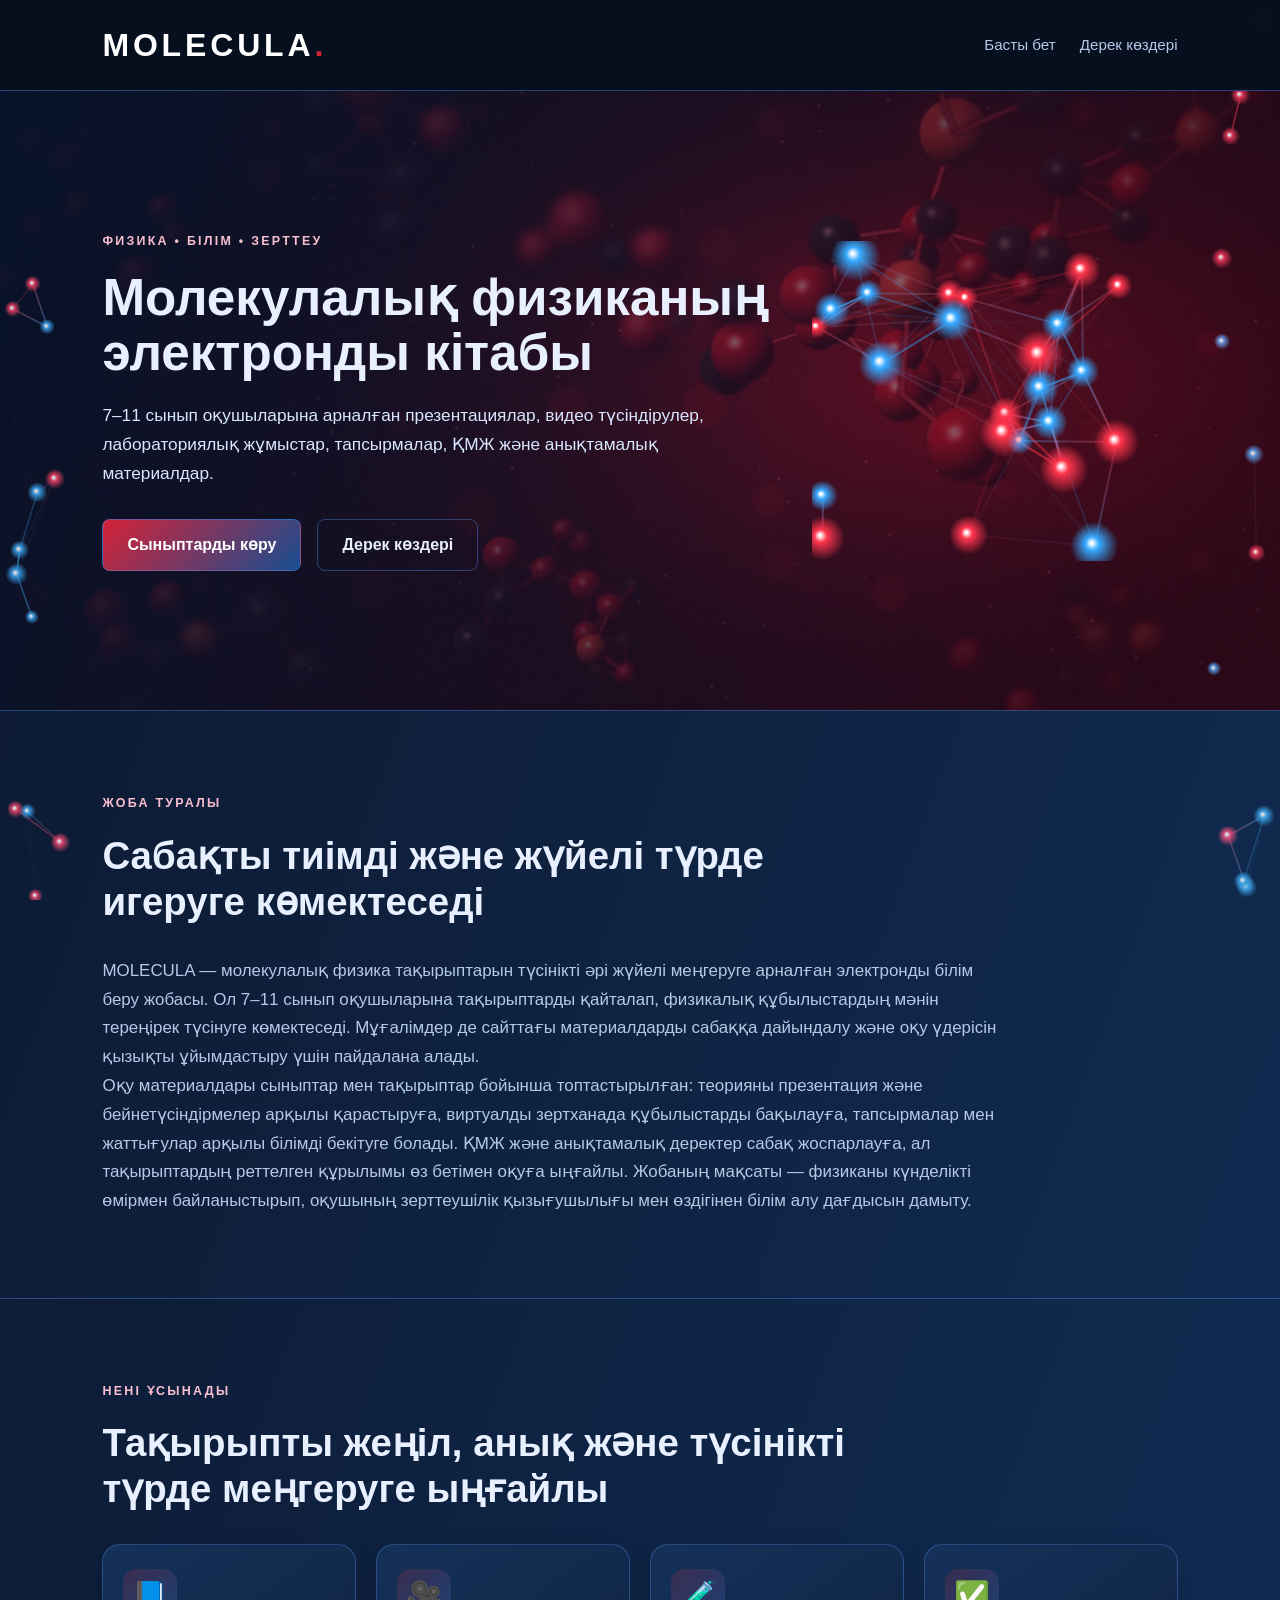
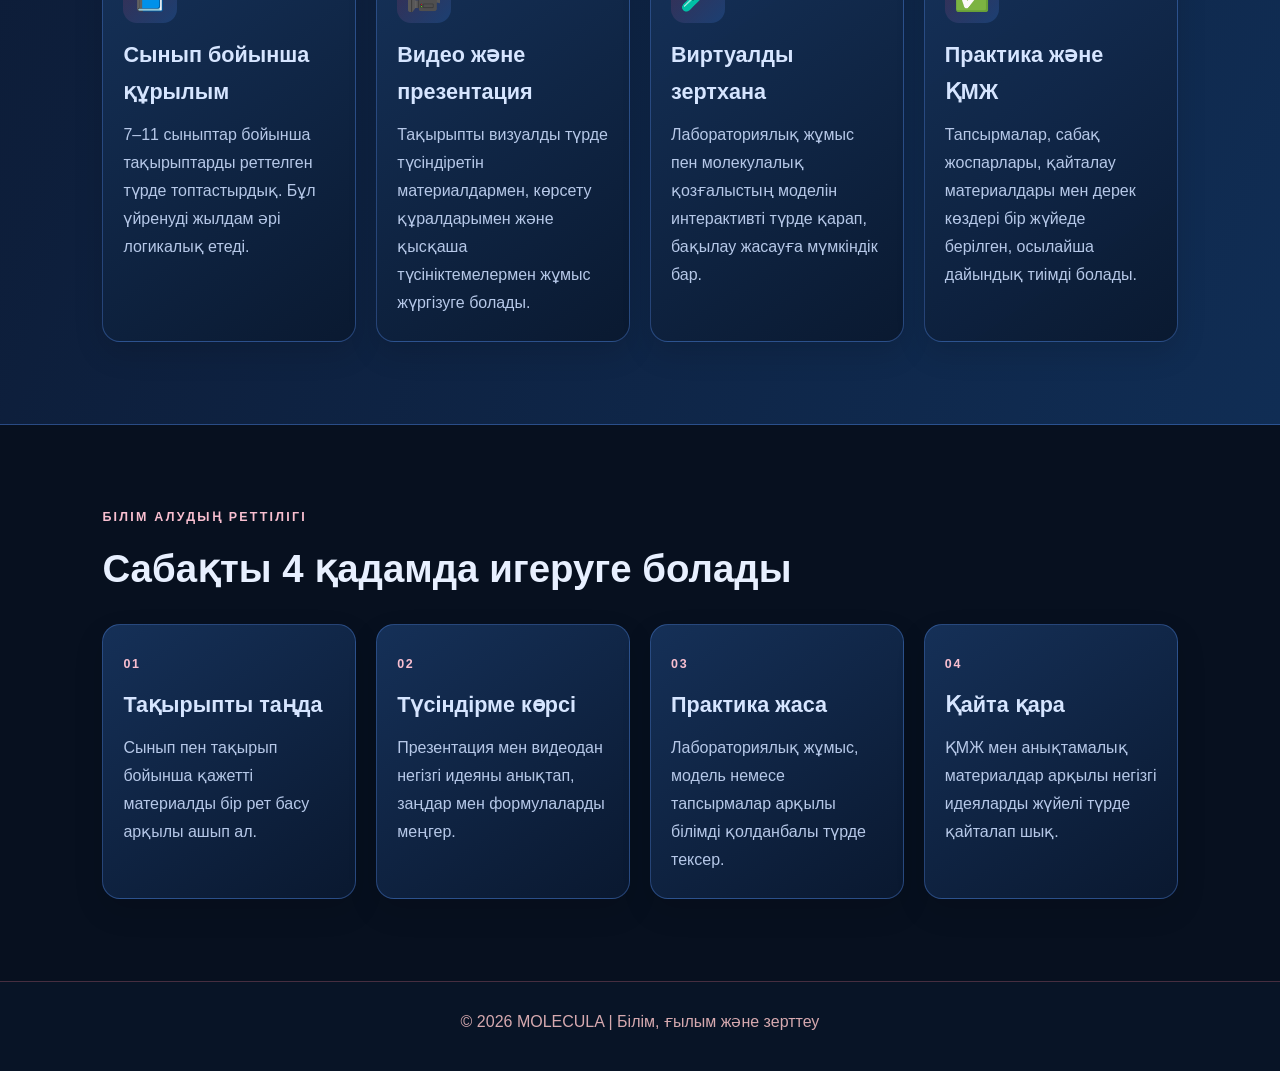
<file: index.html>
<!DOCTYPE html>
<html lang="kk">
<head>
    <meta charset="UTF-8">
    <meta name="viewport" content="width=device-width, initial-scale=1.0">
    <title>MOLECULA | Электронды кітап</title>
    <meta name="description" content="Молекулалық физика бойынша электронды кітап: презентациялар, видео түсіндірулер, лабораториялық жұмыстар, тапсырмалар, ҚМЖ және дерек көздері.">
    <link rel="stylesheet" href="css/style.css">
</head>
<body>
    <header class="header">
        <a href="index.html" class="logo">MOLECULA<span>.</span></a>
        <nav class="nav">
            <a href="index.html">Басты бет</a>
            <a href="sources.html">Дерек көздері</a>
        </nav>
    </header>

    <main>
        <section class="hero">
            <div class="hero-content">
                <p class="eyebrow">ФИЗИКА • БІЛІМ • ЗЕРТТЕУ</p>
                <h1>Молекулалық физиканың электронды кітабы</h1>
                <p class="lead">
                    7–11 сынып оқушыларына арналған презентациялар, видео түсіндірулер,
                    лабораториялық жұмыстар, тапсырмалар, ҚМЖ және анықтамалық материалдар.
                </p>
                <div class="cta-row">
                    <a href="grades.html" class="btn btn-primary">Сыныптарды көру</a>
                    <a href="sources.html" class="btn btn-secondary">Дерек көздері</a>
                </div>
            </div>

            <div class="hero-visual" aria-label="Қозғалыстағы молекулалар">
                <canvas class="molecule-canvas" id="moleculeCanvas" aria-hidden="true"></canvas>
            </div>
        </section>

        <section class="section intro">
            <div class="section-heading narrow">
                <p class="eyebrow">Жоба туралы</p>
                <h2>Сабақты тиімді және жүйелі түрде игеруге көмектеседі</h2>
            </div>
            <p class="intro-text">
                MOLECULA — молекулалық физика тақырыптарын түсінікті әрі жүйелі меңгеруге арналған
                электронды білім беру жобасы. Ол 7–11 сынып оқушыларына тақырыптарды қайталап,
                физикалық құбылыстардың мәнін тереңірек түсінуге көмектеседі. Мұғалімдер де сайттағы
                материалдарды сабаққа дайындалу және оқу үдерісін қызықты ұйымдастыру үшін пайдалана алады.
            </p>
            <p class="intro-text">
                Оқу материалдары сыныптар мен тақырыптар бойынша топтастырылған: теорияны презентация
                және бейнетүсіндірмелер арқылы қарастыруға, виртуалды зертханада құбылыстарды бақылауға,
                тапсырмалар мен жаттығулар арқылы білімді бекітуге болады. ҚМЖ және анықтамалық деректер
                сабақ жоспарлауға, ал тақырыптардың реттелген құрылымы өз бетімен оқуға ыңғайлы.
                Жобаның мақсаты — физиканы күнделікті өмірмен байланыстырып, оқушының зерттеушілік
                қызығушылығы мен өздігінен білім алу дағдысын дамыту.
            </p>
        </section>

        <section class="section alt">
            <div class="section-heading narrow">
                <p class="eyebrow">Нені ұсынады</p>
                <h2>Тақырыпты жеңіл, анық және түсінікті түрде меңгеруге ыңғайлы</h2>
            </div>

            <div class="info-grid">
                <article class="info-card">
                    <span class="icon">📘</span>
                    <h3>Сынып бойынша құрылым</h3>
                    <p>7–11 сыныптар бойынша тақырыптарды реттелген түрде топтастырдық. Бұл үйренуді жылдам әрі логикалық етеді.</p>
                </article>

                <article class="info-card">
                    <span class="icon">🎥</span>
                    <h3>Видео және презентация</h3>
                    <p>Тақырыпты визуалды түрде түсіндіретін материалдармен, көрсету құралдарымен және қысқаша түсініктемелермен жұмыс жүргізуге болады.</p>
                </article>

                <article class="info-card">
                    <span class="icon">🧪</span>
                    <h3>Виртуалды зертхана</h3>
                    <p>Лабораториялық жұмыс пен молекулалық қозғалыстың моделін интерактивті түрде қарап, бақылау жасауға мүмкіндік бар.</p>
                </article>

                <article class="info-card">
                    <span class="icon">✅</span>
                    <h3>Практика және ҚМЖ</h3>
                    <p>Тапсырмалар, сабақ жоспарлары, қайталау материалдары мен дерек көздері бір жүйеде берілген, осылайша дайындық тиімді болады.</p>
                </article>
            </div>
        </section>

        <section class="section">
            <div class="section-heading">
                <p class="eyebrow">Білім алудың реттілігі</p>
                <h2>Сабақты 4 қадамда игеруге болады</h2>
            </div>

            <div class="info-grid steps-grid">
                <article class="info-card step-card">
                    <span class="step-number">01</span>
                    <h3>Тақырыпты таңда</h3>
                    <p>Сынып пен тақырып бойынша қажетті материалды бір рет басу арқылы ашып ал.</p>
                </article>

                <article class="info-card step-card">
                    <span class="step-number">02</span>
                    <h3>Түсіндірме көрсi</h3>
                    <p>Презентация мен видеодан негізгі идеяны анықтап, заңдар мен формулаларды меңгер.</p>
                </article>

                <article class="info-card step-card">
                    <span class="step-number">03</span>
                    <h3>Практика жаса</h3>
                    <p>Лабораториялық жұмыс, модель немесе тапсырмалар арқылы білімді қолданбалы түрде тексер.</p>
                </article>

                <article class="info-card step-card">
                    <span class="step-number">04</span>
                    <h3>Қайта қара</h3>
                    <p>ҚМЖ мен анықтамалық материалдар арқылы негізгі идеяларды жүйелі түрде қайталап шық.</p>
                </article>
            </div>
        </section>

    </main>

    <footer class="footer">
        <p>© 2026 MOLECULA | Білім, ғылым және зерттеу</p>
    </footer>

    <script src="js/script.js"></script>
</body>
</html>
</file>
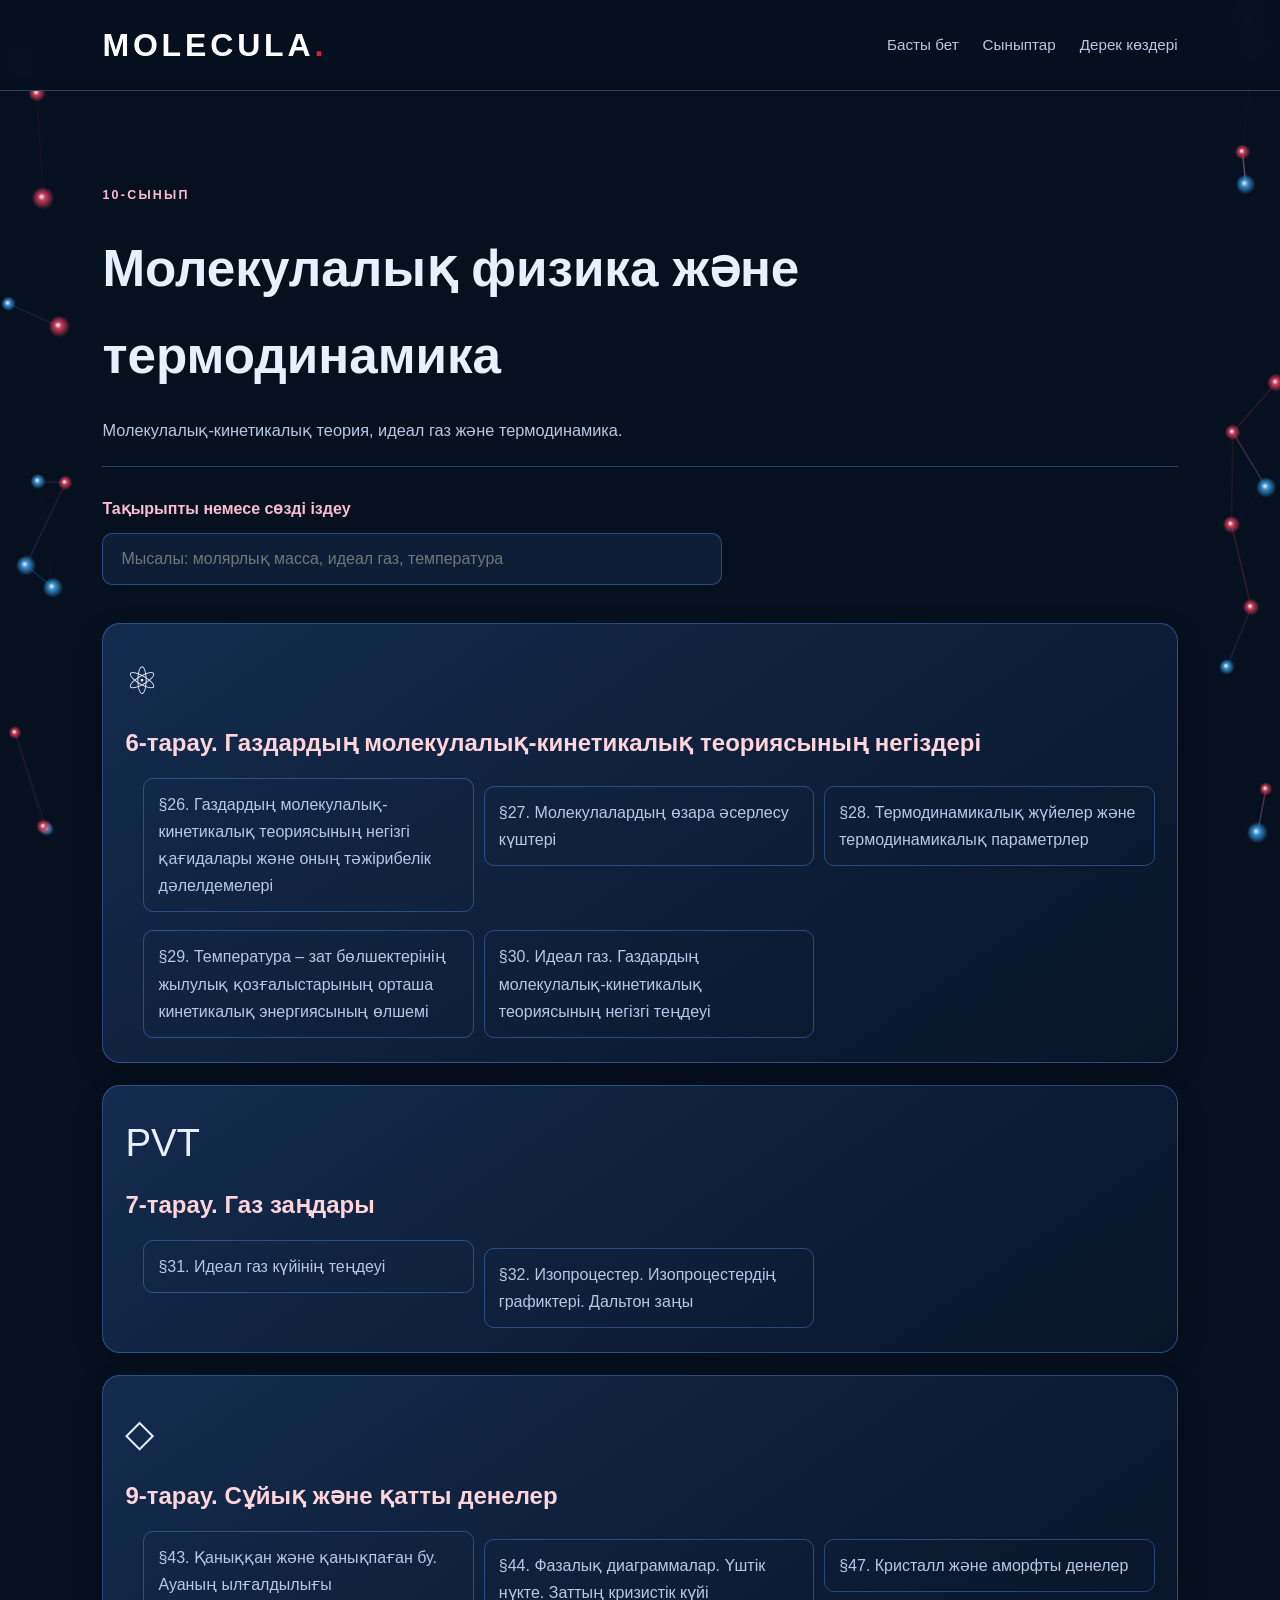
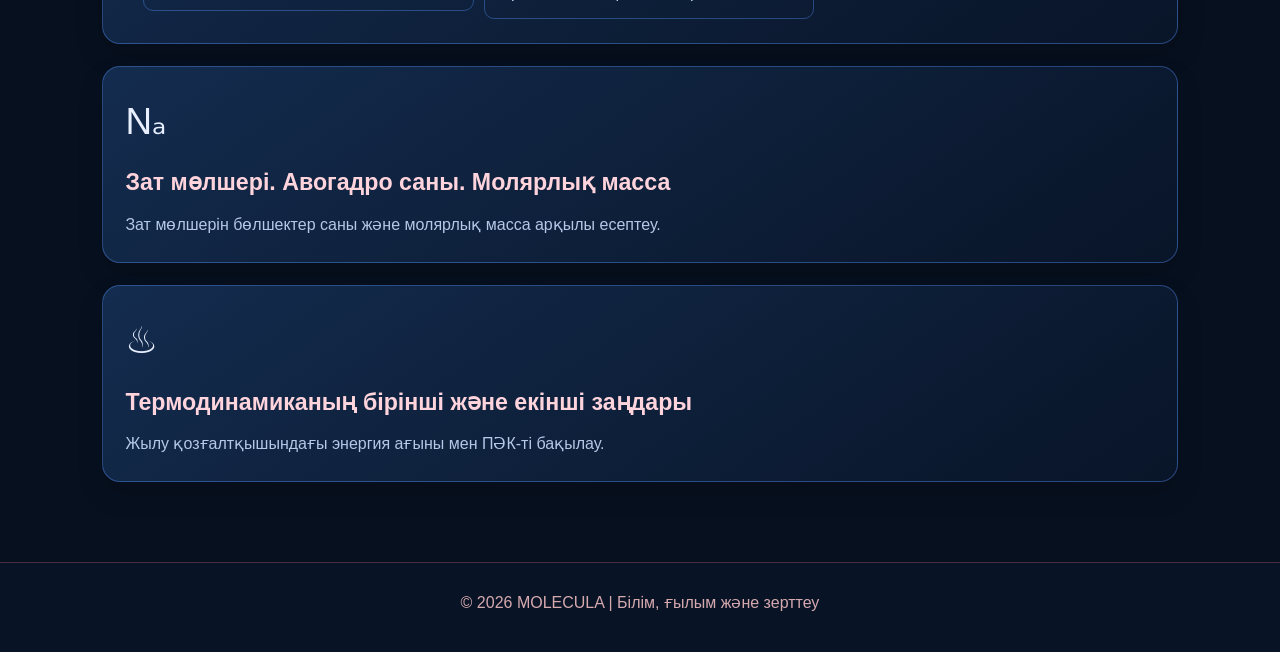
<file: 10.html>
<!DOCTYPE html>
<html lang="kk">
<head>
    <meta charset="UTF-8">
    <meta name="viewport" content="width=device-width, initial-scale=1.0">
    <title>10-сынып | MOLECULA</title>
    <meta name="description" content="10-сыныпқа арналған молекулалық физика және термодинамика материалдары: тақырыптық презентациялар, тапсырмалар және зертханалық жұмыстар.">
    <link rel="stylesheet" href="css/style.css">
</head>
<body>
    <header class="header">
        <a href="index.html" class="logo">MOLECULA<span>.</span></a>
        <nav class="nav">
            <a href="index.html">Басты бет</a>
            <a href="grades.html">Сыныптар</a>
            <a href="sources.html">Дерек көздері</a>
        </nav>
    </header>

    <main class="page-shell">
        <section class="class-hero">
            <p class="eyebrow">10-сынып</p>
            <h1>Молекулалық физика және термодинамика</h1>
            <p class="page-description">
                Молекулалық-кинетикалық теория, идеал газ және термодинамика.
            </p>
        </section>

        <div class="search-panel">
            <label for="searchInput">Тақырыпты немесе сөзді іздеу</label>
            <input id="searchInput" data-search type="text" placeholder="Мысалы: молярлық масса, идеал газ, температура">
        </div>

        <section class="content-grid chapter-grid" aria-label="10-сынып тараулары мен тақырыптары">
            <article class="topic-card chapter-card" data-searchable="10 сынып 6 тарау газдардың молекулалық кинетикалық теориясының негіздері §26 негізгі қағидалары тәжірибелік дәлелдемелері §27 молекулалардың өзара әсерлесу күштері §28 термодинамикалық жүйелер параметрлер температура бөлшектерінің жылулық қозғалыстарының орташа кинетикалық энергиясы §30 идеал газ теңдеуі">
                <span class="icon">⚛</span>
                <h3>6-тарау. Газдардың молекулалық-кинетикалық теориясының негіздері</h3>
                <ul>
                    <li><a href="topic.html?grade=10&topic=mkt">§26. Газдардың молекулалық-кинетикалық теориясының негізгі қағидалары және оның тәжірибелік дәлелдемелері</a></li>
                    <li><a href="topic.html?grade=10&topic=molekula-ozara-aser">§27. Молекулалардың өзара әсерлесу күштері</a></li>
                    <li><a href="topic.html?grade=10&topic=termodinamikalyk-parametrler">§28. Термодинамикалық жүйелер және термодинамикалық параметрлер</a></li>
                    <li><a href="topic.html?grade=10&topic=absolyut-temperatura">§29. Температура – зат бөлшектерінің жылулық қозғалыстарының орташа кинетикалық энергиясының өлшемі</a></li>
                    <li><a href="topic.html?grade=10&topic=ideal-gas-mkt">§30. Идеал газ. Газдардың молекулалық-кинетикалық теориясының негізгі теңдеуі</a></li>
                </ul>
            </article>
            <article class="topic-card chapter-card" data-searchable="10 сынып 7 тарау газ заңдары §31 идеал газ күйінің теңдеуі §32 изопроцестер графиктері дальтон заңы">
                <span class="icon">PVT</span>
                <h3>7-тарау. Газ заңдары</h3>
                <ul>
                    <li><a href="topic.html?grade=10&topic=ideal-gas-laws">§31. Идеал газ күйінің теңдеуі</a></li>
                    <li><a href="topic.html?grade=10&topic=izoprocesses-dalton">§32. Изопроцестер. Изопроцестердің графиктері. Дальтон заңы</a></li>
                </ul>
            </article>
            <article class="topic-card chapter-card" data-searchable="10 сынып 9 тарау сұйық және қатты денелер §43 қаныққан қанықпаған бу ауаның ылғалдылығы §44 фазалық диаграммалар үштік нүкте заттың кризистік күйі §47 кристалл аморфты денелер">
                <span class="icon">◇</span>
                <h3>9-тарау. Сұйық және қатты денелер</h3>
                <ul>
                    <li><a href="topic.html?grade=10&topic=qanyqqan-bu-aua-ylgaldyq">§43. Қаныққан және қанықпаған бу. Ауаның ылғалдылығы</a></li>
                    <li><a href="topic.html?grade=10&topic=fazalyq-diagrammalar">§44. Фазалық диаграммалар. Үштік нүкте. Заттың кризистік күйі</a></li>
                    <li><a href="topic.html?grade=10&topic=kristall-amorf">§47. Кристалл және аморфты денелер</a></li>
                </ul>
            </article>
            <a class="topic-box" href="topic.html?grade=10&topic=zat-molsheri" data-searchable="10 сынып зат мөлшері авогадро саны молярлық масса">
                <span class="icon">Nₐ</span>
                <h3>Зат мөлшері. Авогадро саны. Молярлық масса</h3>
                <p>Зат мөлшерін бөлшектер саны және молярлық масса арқылы есептеу.</p>
            </a>
            <a class="topic-box" href="topic.html?grade=10&topic=thermodynamics-laws" data-searchable="10 сынып термодинамиканың бірінші екінші заңдары жылу жұмыс энтропия">
                <span class="icon">♨</span>
                <h3>Термодинамиканың бірінші және екінші заңдары</h3>
                <p>Жылу қозғалтқышындағы энергия ағыны мен ПӘК-ті бақылау.</p>
            </a>
        </section>
    </main>

    <footer class="footer">
        <p>© 2026 MOLECULA | Білім, ғылым және зерттеу</p>
    </footer>

    <script src="js/script.js"></script>
</body>
</html>
</file>
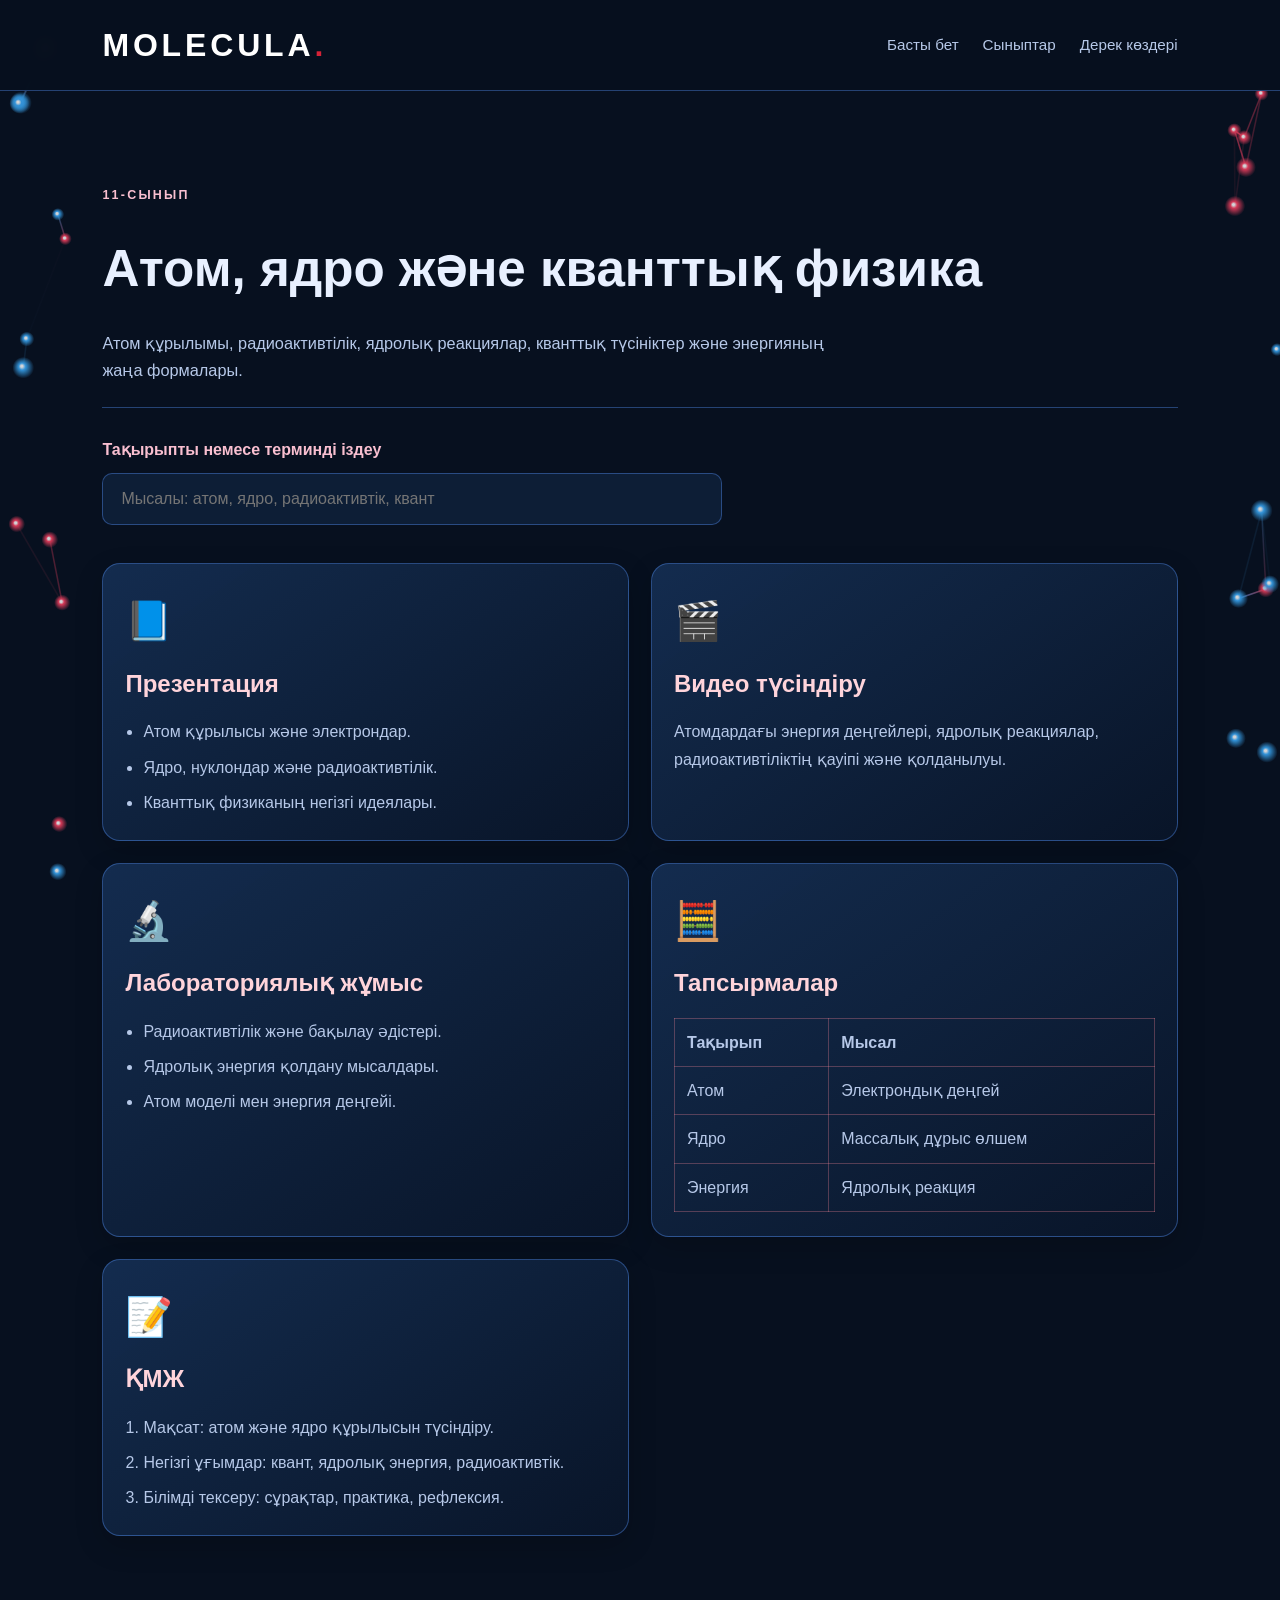
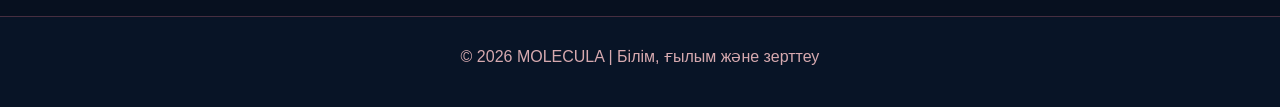
<file: 11.html>
<!DOCTYPE html>
<html lang="kk">
<head>
    <meta charset="UTF-8">
    <meta name="viewport" content="width=device-width, initial-scale=1.0">
    <title>11-сынып | MOLECULA</title>
    <meta name="description" content="11-сыныпқа арналған молекулалық физика материалдары: тақырыптарды қайталау, презентациялар, тапсырмалар және зертханалық жұмыстар.">
    <link rel="stylesheet" href="css/style.css">
</head>
<body>
    <header class="header">
        <a href="index.html" class="logo">MOLECULA<span>.</span></a>
        <nav class="nav">
            <a href="index.html">Басты бет</a>
            <a href="grades.html">Сыныптар</a>
            <a href="sources.html">Дерек көздері</a>
        </nav>
    </header>

    <main class="page-shell">
        <section class="class-hero">
            <p class="eyebrow">11-сынып</p>
            <h1>Атом, ядро және кванттық физика</h1>
            <p class="page-description">
                Атом құрылымы, радиоактивтілік, ядролық реакциялар, кванттық түсініктер және энергияның жаңа формалары.
            </p>
        </section>

        <div class="search-panel">
            <label for="searchInput">Тақырыпты немесе терминді іздеу</label>
            <input id="searchInput" data-search type="text" placeholder="Мысалы: атом, ядро, радиоактивтік, квант">
        </div>

        <section class="content-grid">
            <article class="topic-card" data-searchable="11 сынып презентация атом ядро квант радиоактивтік энергия">
                <span class="icon">📘</span>
                <h3>Презентация</h3>
                <ul>
                    <li>Атом құрылысы және электрондар.</li>
                    <li>Ядро, нуклондар және радиоактивтілік.</li>
                    <li>Кванттық физиканың негізгі идеялары.</li>
                </ul>
            </article>

            <article class="topic-card" data-searchable="11 сынып видео түсіндіру атом ядро квант радиоактивтік">
                <span class="icon">🎬</span>
                <h3>Видео түсіндіру</h3>
                <p>Атомдардағы энергия деңгейлері, ядролық реакциялар, радиоактивтіліктің қауіпі және қолданылуы.</p>
            </article>

            <article class="topic-card" data-searchable="11 сынып лабораториялық жұмыс радиоактивтік ядро энергия">
                <span class="icon">🔬</span>
                <h3>Лабораториялық жұмыс</h3>
                <ul>
                    <li>Радиоактивтілік және бақылау әдістері.</li>
                    <li>Ядролық энергия қолдану мысалдары.</li>
                    <li>Атом моделі мен энергия деңгейі.</li>
                </ul>
            </article>

            <article class="topic-card" data-searchable="11 сынып тапсырмалар квант атом ядро энергия радиоактивтік">
                <span class="icon">🧮</span>
                <h3>Тапсырмалар</h3>
                <table>
                    <tr><th>Тақырып</th><th>Мысал</th></tr>
                    <tr><td>Атом</td><td>Электрондық деңгей</td></tr>
                    <tr><td>Ядро</td><td>Массалық дұрыс өлшем</td></tr>
                    <tr><td>Энергия</td><td>Ядролық реакция</td></tr>
                </table>
            </article>

            <article class="topic-card" data-searchable="11 сынып қмж сабақ жоспары атом ядро квант энергия">
                <span class="icon">📝</span>
                <h3>ҚМЖ</h3>
                <ol>
                    <li>Мақсат: атом және ядро құрылысын түсіндіру.</li>
                    <li>Негізгі ұғымдар: квант, ядролық энергия, радиоактивтік.</li>
                    <li>Білімді тексеру: сұрақтар, практика, рефлексия.</li>
                </ol>
            </article>
        </section>
    </main>

    <footer class="footer">
        <p>© 2026 MOLECULA | Білім, ғылым және зерттеу</p>
    </footer>

    <script src="js/script.js"></script>
</body>
</html>
</file>
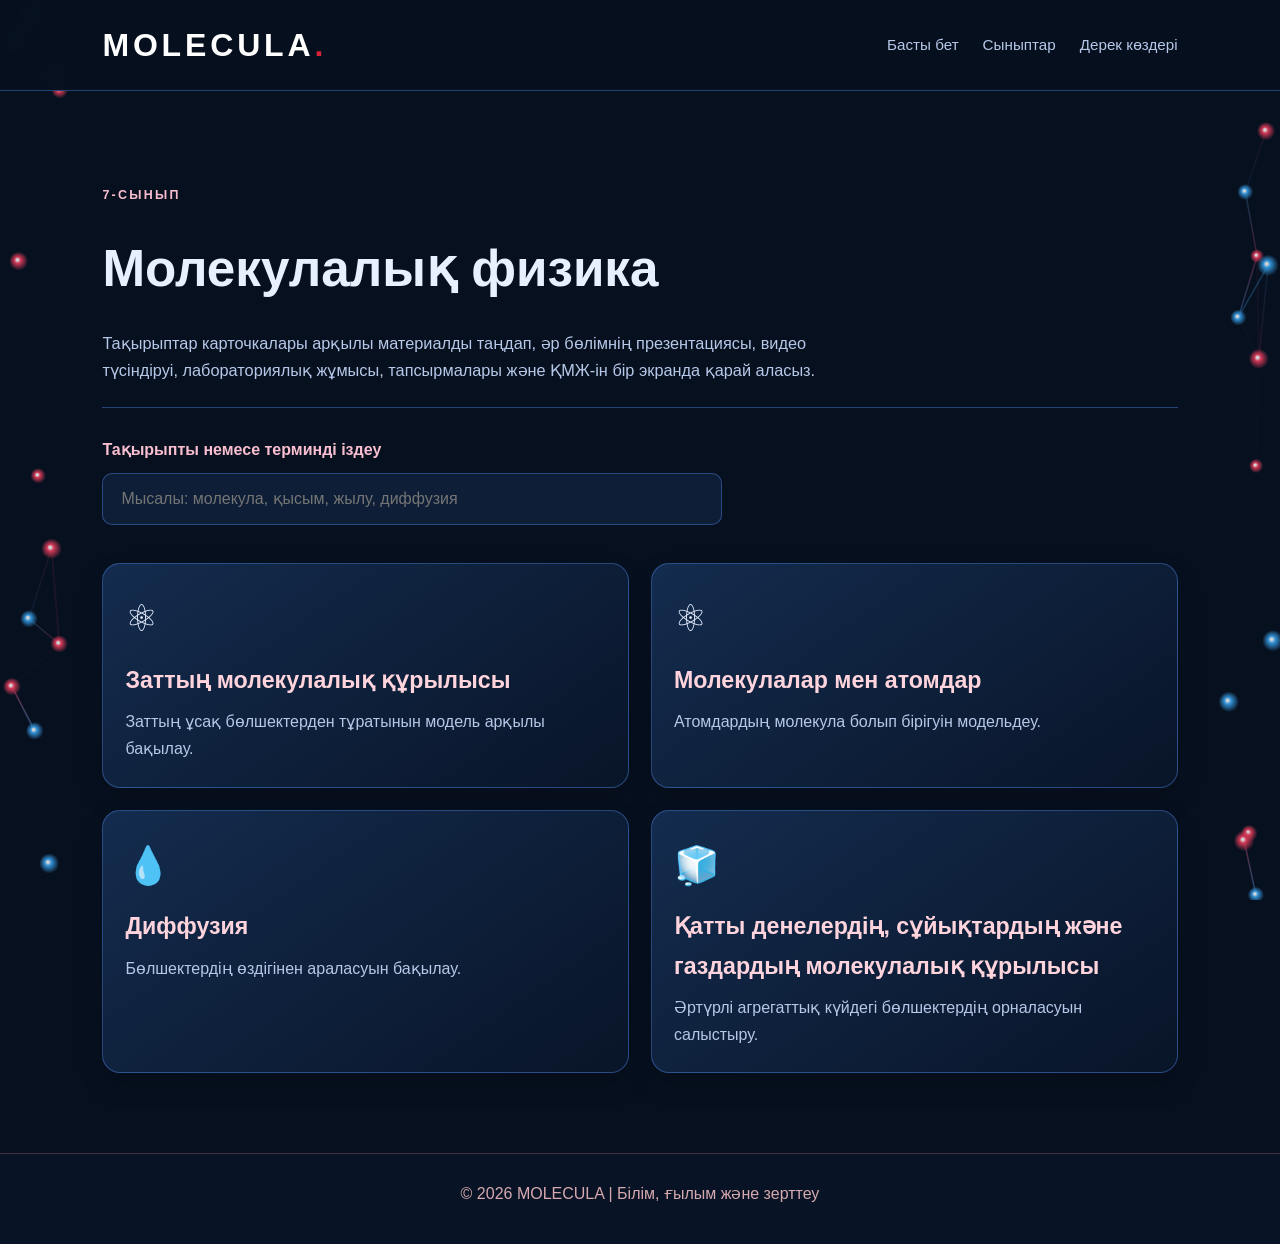
<file: 7.html>
<!DOCTYPE html>
<html lang="kk">
<head>
    <meta charset="UTF-8">
    <meta name="viewport" content="width=device-width, initial-scale=1.0">
    <title>7-сынып | MOLECULA</title>
    <meta name="description" content="7-сыныпқа арналған молекулалық физика материалдары: заттың молекулалық құрылысы, атомдар, диффузия және тақырыптық тапсырмалар.">
    <link rel="stylesheet" href="css/style.css">
</head>
<body>
    <header class="header">
        <a href="index.html" class="logo">MOLECULA<span>.</span></a>
        <nav class="nav">
            <a href="index.html">Басты бет</a>
            <a href="grades.html">Сыныптар</a>
            <a href="sources.html">Дерек көздері</a>
        </nav>
    </header>

    <main class="page-shell">
        <section class="class-hero">
            <p class="eyebrow">7-сынып</p>
            <h1>Молекулалық физика</h1>
            <p class="page-description">
                Тақырыптар карточкалары арқылы материалды таңдап, әр бөлімнің презентациясы, видео түсіндіруі, лабораториялық жұмысы, тапсырмалары және ҚМЖ-ін бір экранда қарай аласыз.
            </p>
        </section>

        <div class="search-panel">
            <label for="searchInput">Тақырыпты немесе терминді іздеу</label>
            <input id="searchInput" data-search type="text" placeholder="Мысалы: молекула, қысым, жылу, диффузия">
        </div>

        <section class="topics-grid" aria-label="Тақырыптар">
            <a class="topic-box" href="topic.html?grade=7&topic=zat-qurylysy" data-searchable="7 сынып зат молекулалық құрылысы бөлшектер">
                <span class="icon">⚛</span>
                <h3>Заттың молекулалық құрылысы</h3>
                <p>Заттың ұсақ бөлшектерден тұратынын модель арқылы бақылау.</p>
            </a>

            <a class="topic-box" href="topic.html?grade=7&topic=molekula-atom" data-searchable="7 сынып молекулалар атомдар">
                <span class="icon">⚛</span>
                <h3>Молекулалар мен атомдар</h3>
                <p>Атомдардың молекула болып бірігуін модельдеу.</p>
            </a>

            <a class="topic-box" href="topic.html?grade=7&topic=diffuziya7" data-searchable="7 сынып диффузия заттардың араласуы">
                <span class="icon">💧</span>
                <h3>Диффузия</h3>
                <p>Бөлшектердің өздігінен араласуын бақылау.</p>
            </a>

            <a class="topic-box" href="topic.html?grade=7&topic=aggregat7" data-searchable="7 сынып қатты денелер сұйықтар газдар молекулалық құрылысы агрегаттық күй">
                <span class="icon">🧊</span>
                <h3>Қатты денелердің, сұйықтардың және газдардың молекулалық құрылысы</h3>
                <p>Әртүрлі агрегаттық күйдегі бөлшектердің орналасуын салыстыру.</p>
            </a>
        </section>
    </main>

    <footer class="footer">
        <p>© 2026 MOLECULA | Білім, ғылым және зерттеу</p>
    </footer>

    <script src="js/script.js"></script>
</body>
</html>
</file>
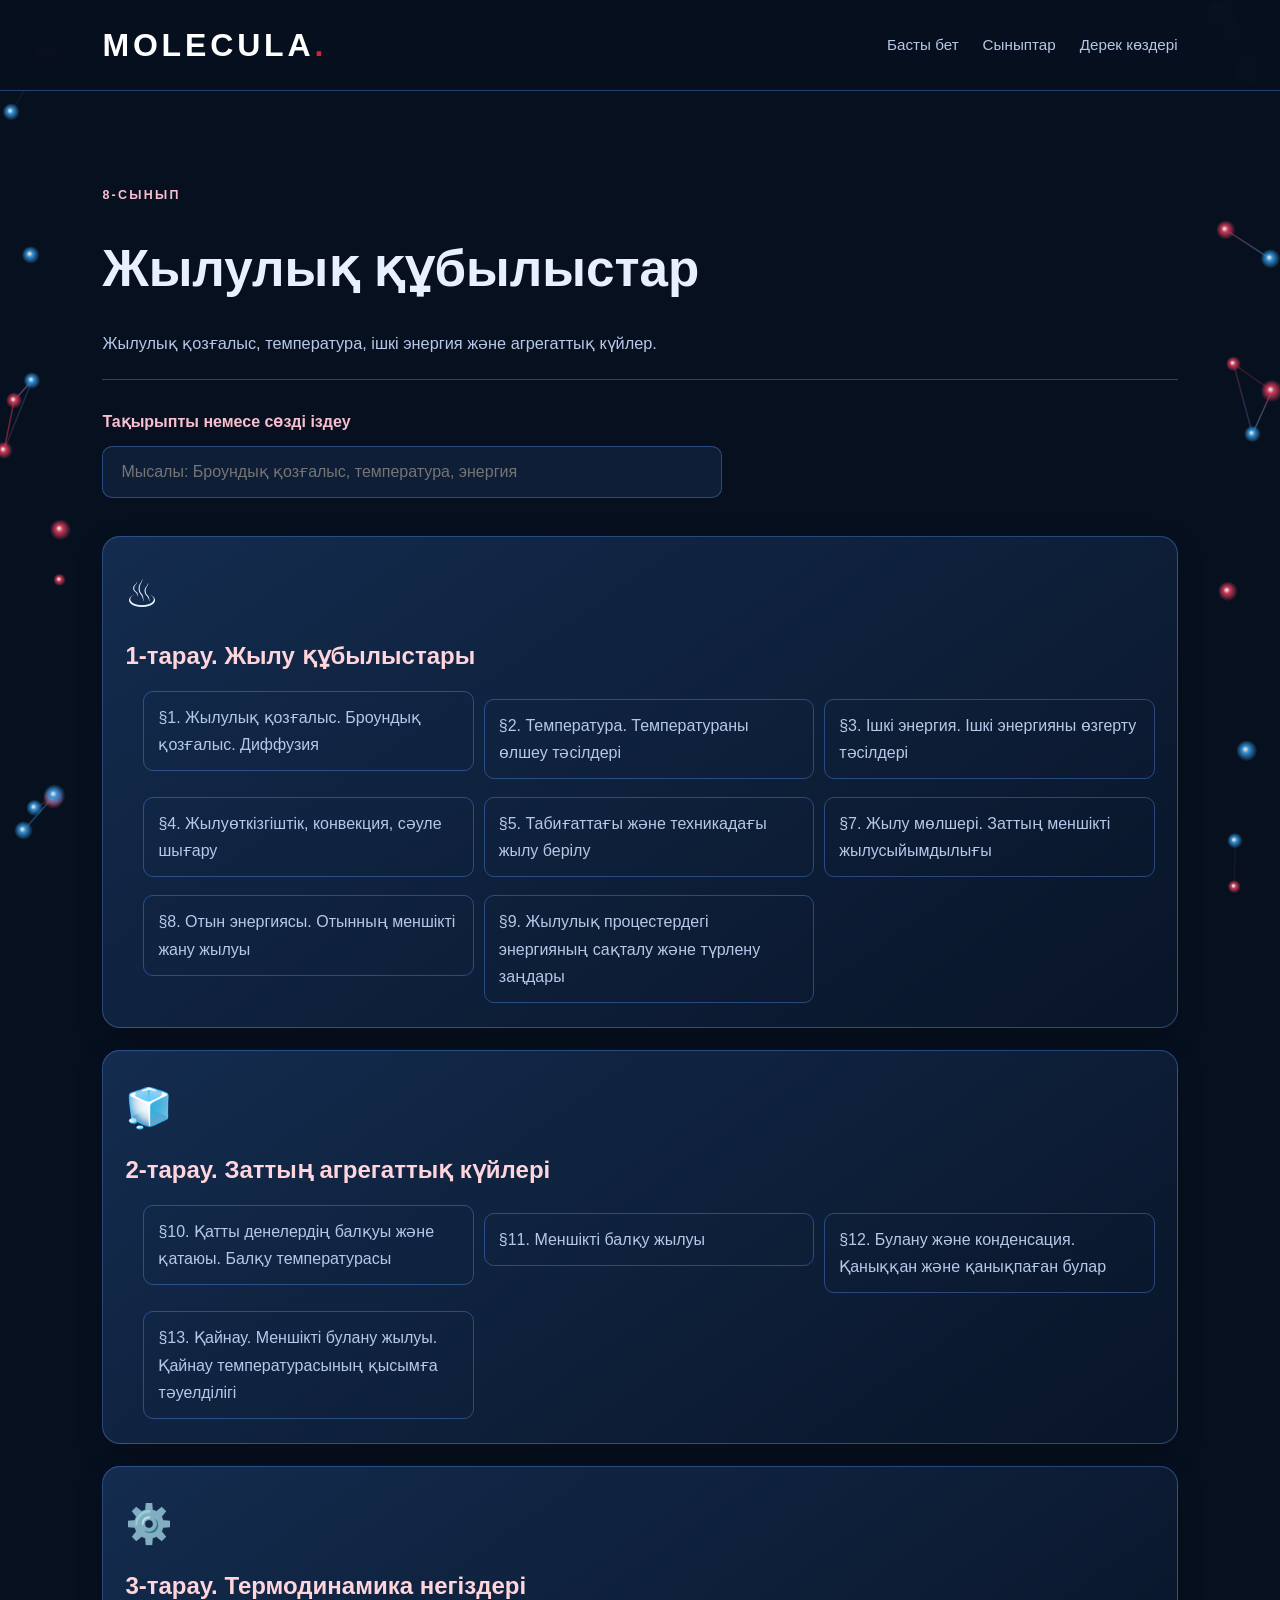
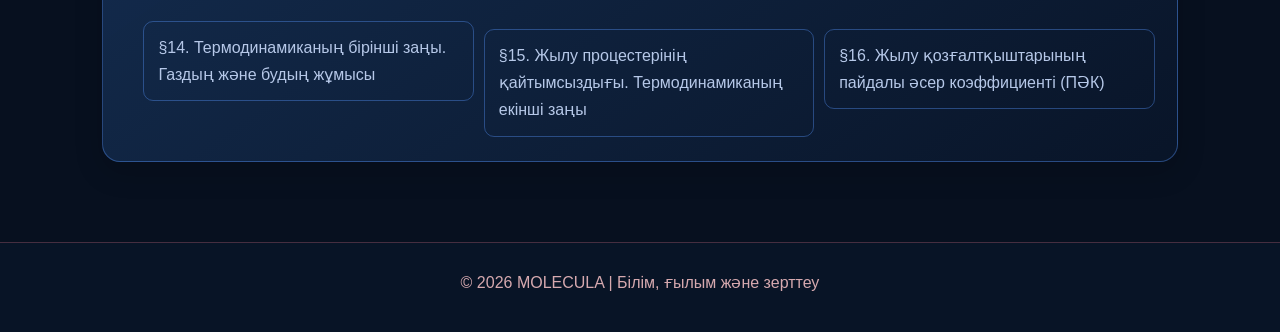
<file: 8.html>
<!DOCTYPE html>
<html lang="kk">
<head>
    <meta charset="UTF-8">
    <meta name="viewport" content="width=device-width, initial-scale=1.0">
    <title>8-сынып | MOLECULA</title>
    <meta name="description" content="8-сыныпқа арналған молекулалық физика материалдары: жылулық қозғалыс, температура, ішкі энергия, жылу құбылыстары және тапсырмалар.">
    <link rel="stylesheet" href="css/style.css">
</head>
<body>
    <header class="header">
        <a href="index.html" class="logo">MOLECULA<span>.</span></a>
        <nav class="nav">
            <a href="index.html">Басты бет</a>
            <a href="grades.html">Сыныптар</a>
            <a href="sources.html">Дерек көздері</a>
        </nav>
    </header>

    <main class="page-shell">
        <section class="class-hero">
            <p class="eyebrow">8-сынып</p>
            <h1>Жылулық құбылыстар</h1>
            <p class="page-description">
                Жылулық қозғалыс, температура, ішкі энергия және агрегаттық күйлер.
            </p>
        </section>

        <div class="search-panel">
            <label for="searchInput">Тақырыпты немесе сөзді іздеу</label>
            <input id="searchInput" data-search type="text" placeholder="Мысалы: Броундық қозғалыс, температура, энергия">
        </div>

        <section class="content-grid chapter-grid" aria-label="8-сынып тараулары">
            <article class="topic-card chapter-card" data-searchable="1 тарау жылу құбылыстары 1 2 3 4 5 7 8 9 жылулық қозғалыс броундық қозғалыс диффузия температура термометр ішкі энергия жылуөткізгіштік конвекция сәуле шығару жылу берілу жылу мөлшері жылусыйымдылық отын жану энергияның сақталу түрлену заңы">
                <span class="icon">♨</span>
                <h3>1-тарау. Жылу құбылыстары</h3>
                <ul>
                    <li><a href="topic.html?grade=8&topic=broyn-diffuziya">§1. Жылулық қозғалыс. Броундық қозғалыс. Диффузия</a></li>
                    <li><a href="topic.html?grade=8&topic=temperatura8">§2. Температура. Температураны өлшеу тәсілдері</a></li>
                    <li><a href="topic.html?grade=8&topic=ishki-energiya">§3. Ішкі энергия. Ішкі энергияны өзгерту тәсілдері</a></li>
                    <li><a href="topic.html?grade=8&topic=jylu-berilu">§4. Жылуөткізгіштік, конвекция, сәуле шығару</a></li>
                    <li><a href="topic.html?grade=8&topic=tabigat-tehnika-jylu">§5. Табиғаттағы және техникадағы жылу берілу</a></li>
                    <li><a href="topic.html?grade=8&topic=jylu-molsheri">§7. Жылу мөлшері. Заттың меншікті жылусыйымдылығы</a></li>
                    <li><a href="topic.html?grade=8&topic=otyn-energiyasy">§8. Отын энергиясы. Отынның меншікті жану жылуы</a></li>
                    <li><a href="topic.html?grade=8&topic=jylulyk-procester-energiyasy">§9. Жылулық процестердегі энергияның сақталу және түрлену заңдары</a></li>
                </ul>
            </article>

            <article class="topic-card chapter-card" data-searchable="2 тарау заттың агрегаттық күйлері 10 11 12 13 қатты дене балқу қатаю температурасы меншікті булану жылуы булану конденсация қаныққан қанықпаған бу қайнау қысым">
                <span class="icon">🧊</span>
                <h3>2-тарау. Заттың агрегаттық күйлері</h3>
                <ul>
                    <li><a href="topic.html?grade=8&topic=balqu-qatau">§10. Қатты денелердің балқуы және қатаюы. Балқу температурасы</a></li>
                    <li><a href="topic.html?grade=8&topic=men-shy-balqu">§11. Меншікті балқу жылуы</a></li>
                    <li><a href="topic.html?grade=8&topic=bulanu-kondensatsiya">§12. Булану және конденсация. Қаныққан және қанықпаған булар</a></li>
                    <li><a href="topic.html?grade=8&topic=qainau-bulanu-jyluy">§13. Қайнау. Меншікті булану жылуы. Қайнау температурасының қысымға тәуелділігі</a></li>
                </ul>
            </article>

            <article class="topic-card chapter-card" data-searchable="3 тарау термодинамика негіздері 14 15 16 термодинамиканың бірінші екінші заңы газ бу жұмысы жылу процестерінің қайтымсыздығы жылу қозғалтқышы пайдалы әсер коэффициенті пәк">
                <span class="icon">⚙️</span>
                <h3>3-тарау. Термодинамика негіздері</h3>
                <ul>
                    <li><a href="topic.html?grade=8&topic=termodinamikanyn-birinshi-zany">§14. Термодинамиканың бірінші заңы. Газдың және будың жұмысы</a></li>
                    <li><a href="topic.html?grade=8&topic=jylu-procester-qaytymsyzdygy">§15. Жылу процестерінің қайтымсыздығы. Термодинамиканың екінші заңы</a></li>
                    <li><a href="topic.html?grade=8&topic=jylu-qozgaltqysh-pik">§16. Жылу қозғалтқыштарының пайдалы әсер коэффициенті (ПӘК)</a></li>
                </ul>
            </article>
        </section>
    </main>

    <footer class="footer">
        <p>© 2026 MOLECULA | Білім, ғылым және зерттеу</p>
    </footer>

    <script src="js/script.js"></script>
</body>
</html>
</file>
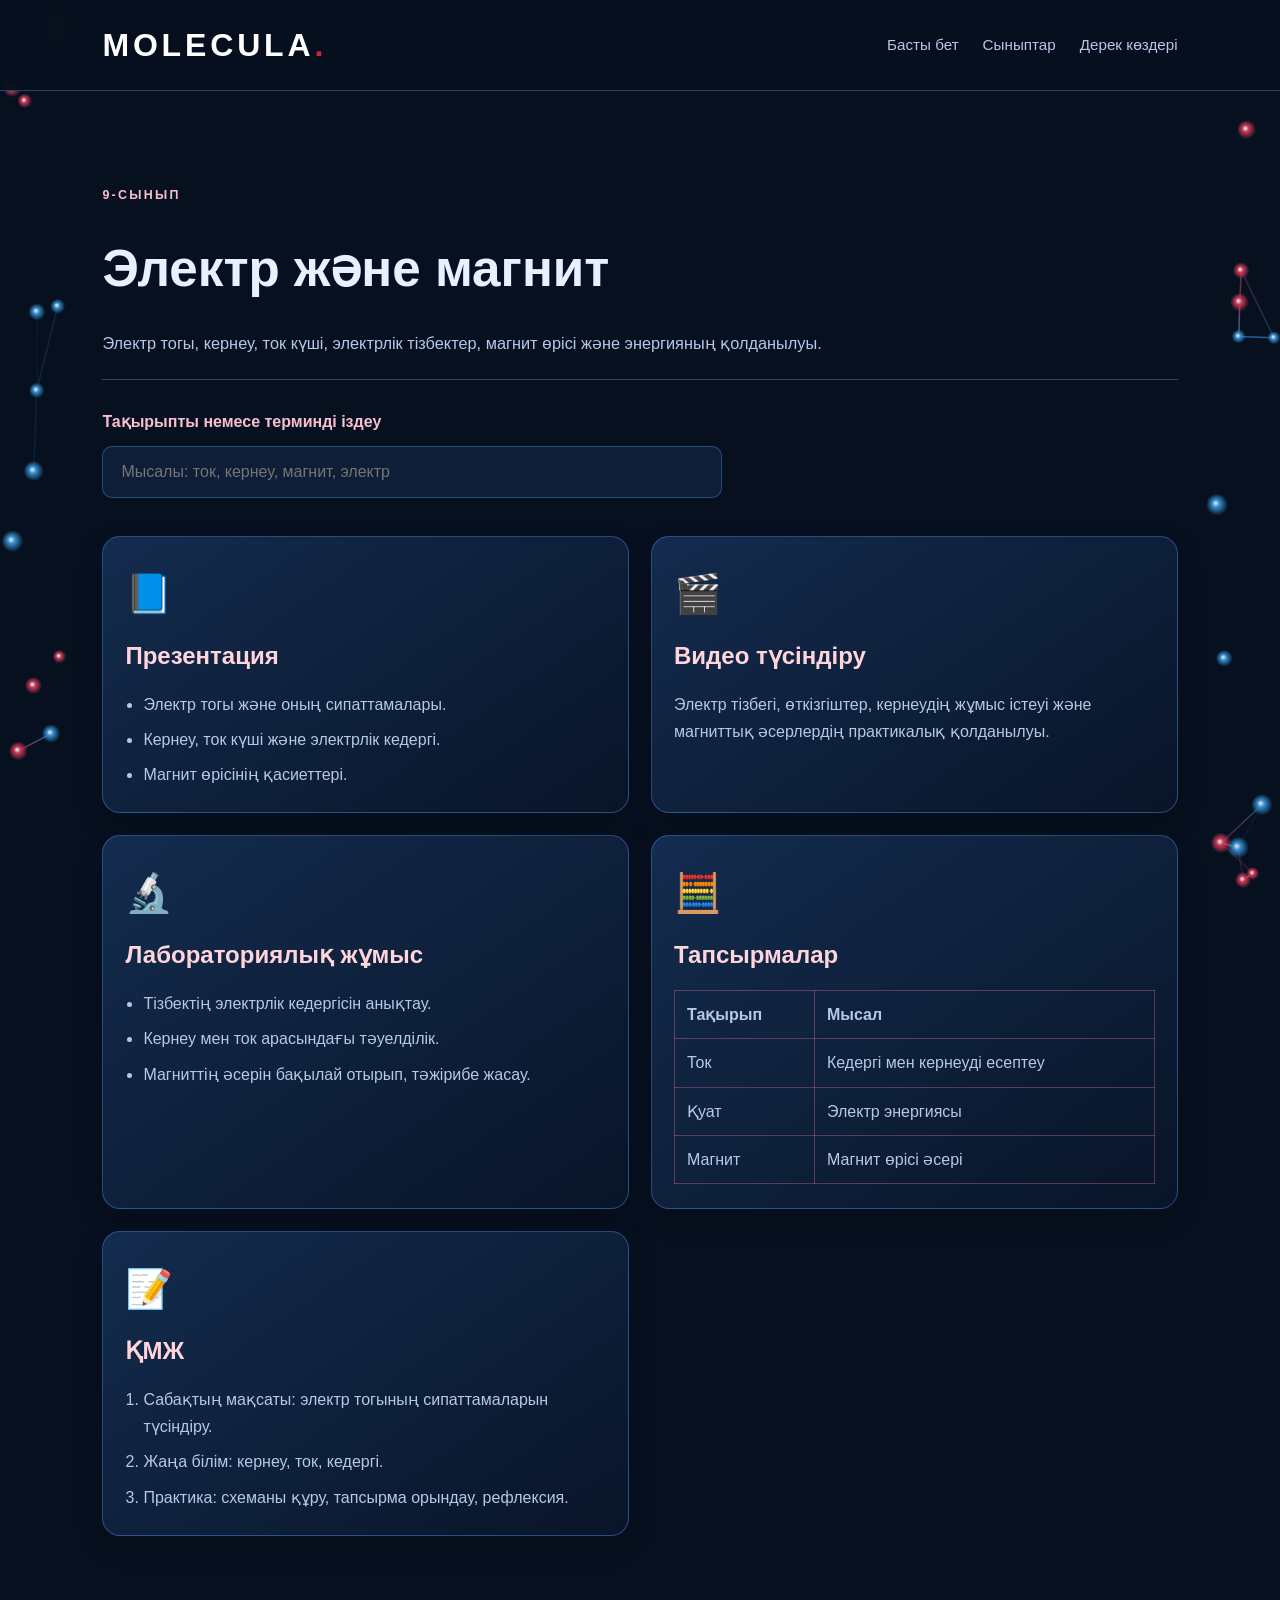
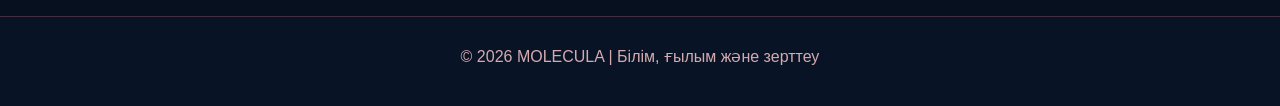
<file: 9.html>
<!DOCTYPE html>
<html lang="kk">
<head>
    <meta charset="UTF-8">
    <meta name="viewport" content="width=device-width, initial-scale=1.0">
    <title>9-сынып | MOLECULA</title>
    <meta name="description" content="9-сыныпқа арналған физика материалдары: молекулалық физика, термодинамика тақырыптары, презентациялар және тапсырмалар.">
    <link rel="stylesheet" href="css/style.css">
</head>
<body>
    <header class="header">
        <a href="index.html" class="logo">MOLECULA<span>.</span></a>
        <nav class="nav">
            <a href="index.html">Басты бет</a>
            <a href="grades.html">Сыныптар</a>
            <a href="sources.html">Дерек көздері</a>
        </nav>
    </header>

    <main class="page-shell">
        <section class="class-hero">
            <p class="eyebrow">9-сынып</p>
            <h1>Электр және магнит</h1>
            <p class="page-description">
                Электр тогы, кернеу, ток күші, электрлік тізбектер, магнит өрісі және энергияның қолданылуы.
            </p>
        </section>

        <div class="search-panel">
            <label for="searchInput">Тақырыпты немесе терминді іздеу</label>
            <input id="searchInput" data-search type="text" placeholder="Мысалы: ток, кернеу, магнит, электр">
        </div>

        <section class="content-grid">
            <article class="topic-card" data-searchable="9 сынып презентация электр ток кернеу магнит энергия">
                <span class="icon">📘</span>
                <h3>Презентация</h3>
                <ul>
                    <li>Электр тогы және оның сипаттамалары.</li>
                    <li>Кернеу, ток күші және электрлік кедергі.</li>
                    <li>Магнит өрісінің қасиеттері.</li>
                </ul>
            </article>

            <article class="topic-card" data-searchable="9 сынып видео түсіндіру ток кернеу электр магнит">
                <span class="icon">🎬</span>
                <h3>Видео түсіндіру</h3>
                <p>Электр тізбегі, өткізгіштер, кернеудің жұмыс істеуі және магниттық әсерлердің практикалық қолданылуы.</p>
            </article>

            <article class="topic-card" data-searchable="9 сынып лабораториялық жұмыс ток кедергі тізбек кернеу">
                <span class="icon">🔬</span>
                <h3>Лабораториялық жұмыс</h3>
                <ul>
                    <li>Тізбектің электрлік кедергісін анықтау.</li>
                    <li>Кернеу мен ток арасындағы тәуелділік.</li>
                    <li>Магниттің әсерін бақылай отырып, тәжірибе жасау.</li>
                </ul>
            </article>

            <article class="topic-card" data-searchable="9 сынып тапсырмалар ток кернеу электрлік кедергі энергия">
                <span class="icon">🧮</span>
                <h3>Тапсырмалар</h3>
                <table>
                    <tr><th>Тақырып</th><th>Мысал</th></tr>
                    <tr><td>Ток</td><td>Кедергі мен кернеуді есептеу</td></tr>
                    <tr><td>Қуат</td><td>Электр энергиясы</td></tr>
                    <tr><td>Магнит</td><td>Магнит өрісі әсері</td></tr>
                </table>
            </article>

            <article class="topic-card" data-searchable="9 сынып қмж сабақ жоспары электр магнит энергия">
                <span class="icon">📝</span>
                <h3>ҚМЖ</h3>
                <ol>
                    <li>Сабақтың мақсаты: электр тогының сипаттамаларын түсіндіру.</li>
                    <li>Жаңа білім: кернеу, ток, кедергі.</li>
                    <li>Практика: схеманы құру, тапсырма орындау, рефлексия.</li>
                </ol>
            </article>
        </section>
    </main>

    <footer class="footer">
        <p>© 2026 MOLECULA | Білім, ғылым және зерттеу</p>
    </footer>

    <script src="js/script.js"></script>
</body>
</html>
</file>
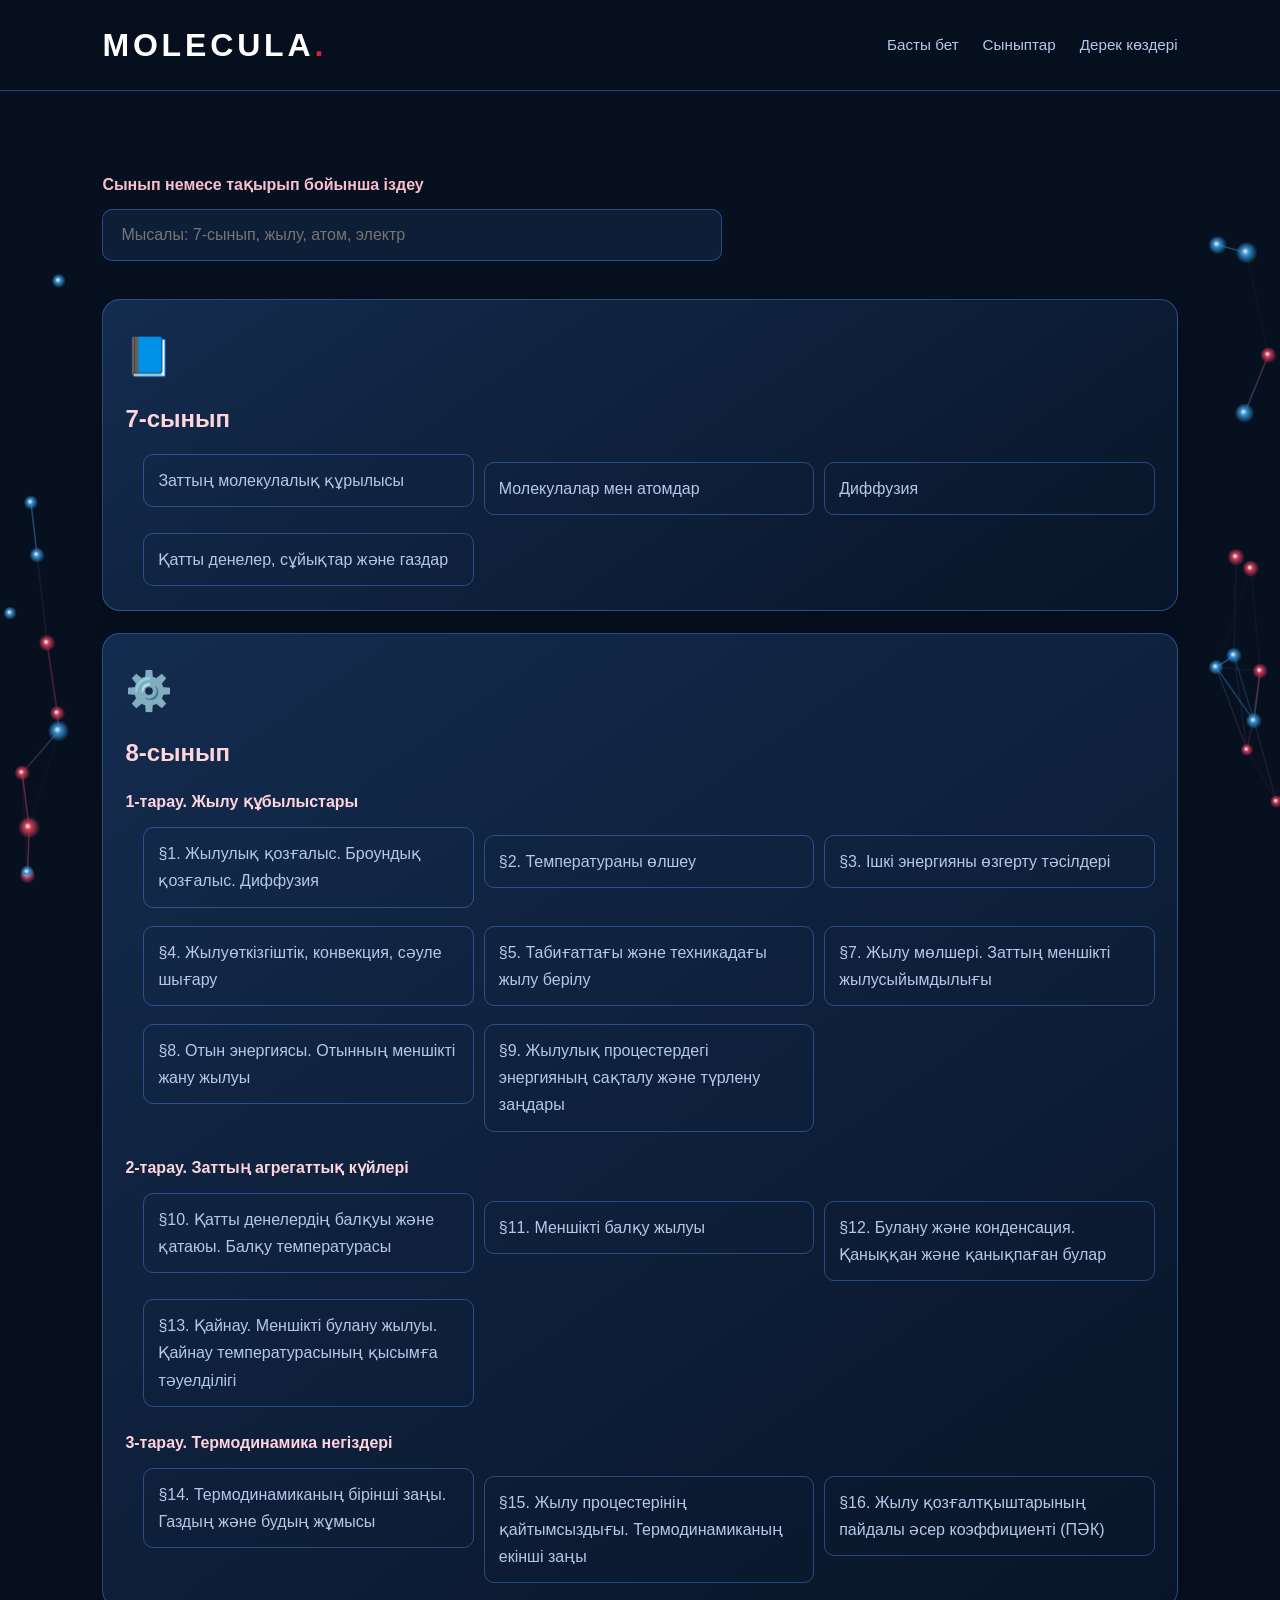
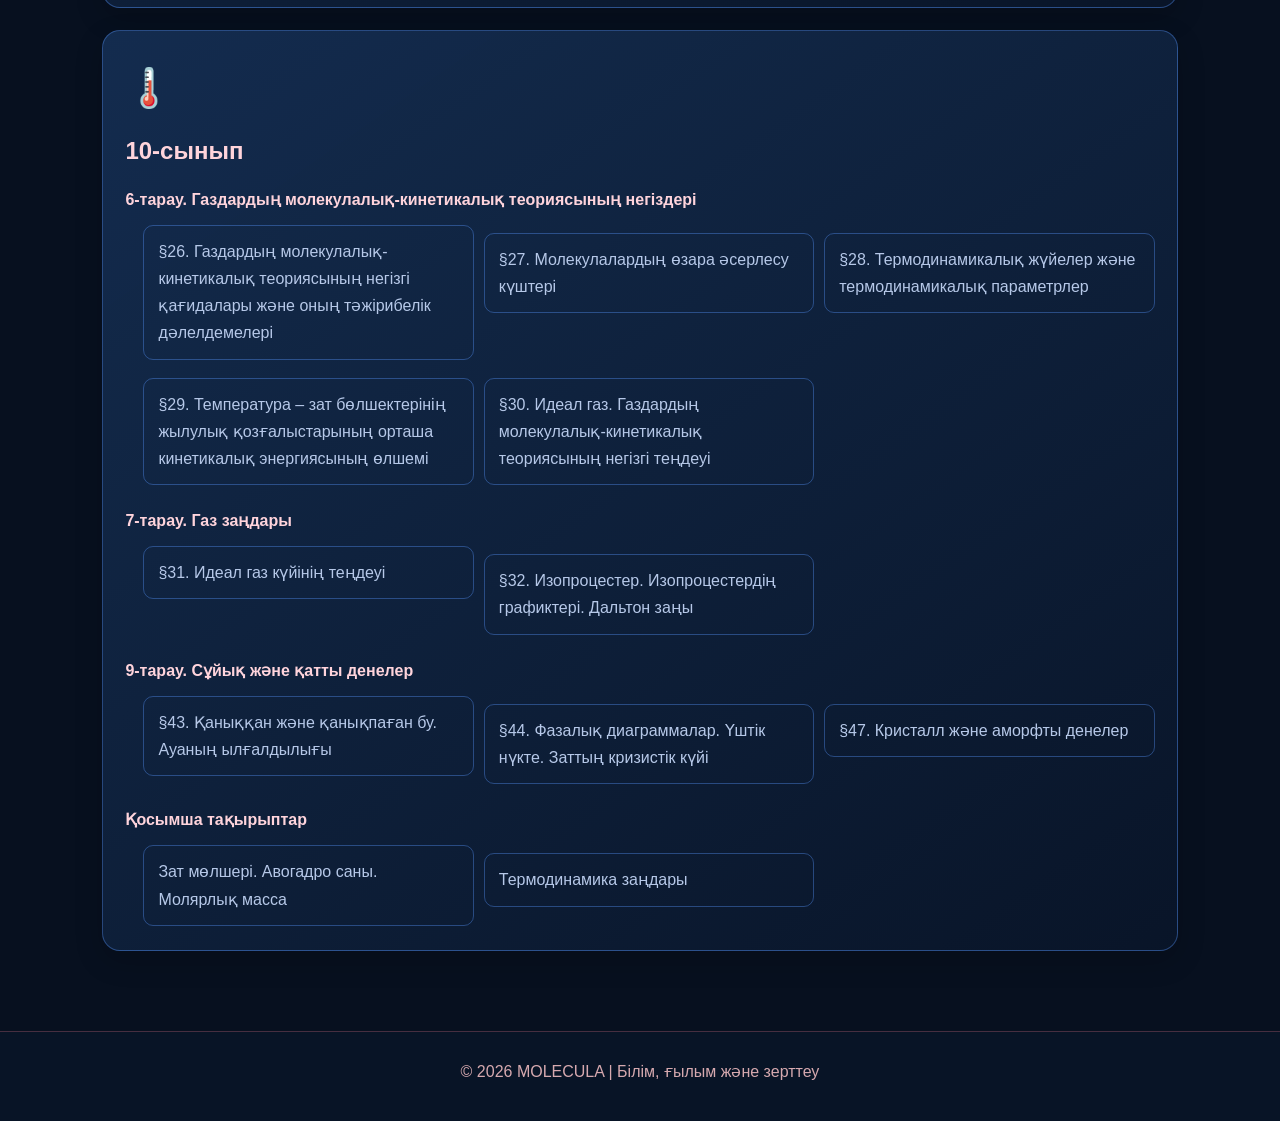
<file: grades.html>
<!DOCTYPE html>
<html lang="kk">
<head>
    <meta charset="UTF-8">
    <meta name="viewport" content="width=device-width, initial-scale=1.0">
    <title>Сыныптар | MOLECULA</title>
    <meta name="description" content="MOLECULA электронды кітабының 7–11-сыныптарға арналған молекулалық физика тақырыптарын іздеп, таңдаңыз.">
    <link rel="stylesheet" href="css/style.css">
</head>
<body>
    <header class="header">
        <a href="index.html" class="logo">MOLECULA<span>.</span></a>
        <nav class="nav">
            <a href="index.html">Басты бет</a>
            <a href="grades.html">Сыныптар</a>
            <a href="sources.html">Дерек көздері</a>
        </nav>
    </header>

    <main class="page-shell">
        <div class="search-panel">
            <label for="searchInput">Сынып немесе тақырып бойынша іздеу</label>
            <input id="searchInput" data-search type="text" placeholder="Мысалы: 7-сынып, жылу, атом, электр">
        </div>

        <section class="content-grid grades-list" aria-label="Сыныптар мен тақырыптар">
            <article class="topic-card grade-topic-card" data-searchable="7 сынып заттың молекулалық құрылысы молекулалар мен атомдар диффузия қатты денелер сұйықтар газдар">
                <span class="icon">📘</span>
                <h3>7-сынып</h3>
                <ul>
                    <li><a href="topic.html?grade=7&topic=zat-qurylysy">Заттың молекулалық құрылысы</a></li>
                    <li><a href="topic.html?grade=7&topic=molekula-atom">Молекулалар мен атомдар</a></li>
                    <li><a href="topic.html?grade=7&topic=diffuziya7">Диффузия</a></li>
                    <li><a href="topic.html?grade=7&topic=aggregat7">Қатты денелер, сұйықтар және газдар</a></li>
                </ul>
            </article>

            <article class="topic-card grade-topic-card" data-searchable="8 сынып жылулық қозғалыс броундық қозғалыс диффузия температура ішкі энергия агрегаттық күйлер жылуөткізгіштік конвекция сәуле шығару жылу мөлшері жылусыйымдылық отын балқу булану конденсация қайнау термодинамика жылу қозғалтқышы пәк">
                <span class="icon">⚙️</span>
                <h3>8-сынып</h3>
                <div class="grade-chapters">
                    <section class="grade-chapter">
                        <h4>1-тарау. Жылу құбылыстары</h4>
                        <ul>
                            <li><a href="topic.html?grade=8&topic=broyn-diffuziya">§1. Жылулық қозғалыс. Броундық қозғалыс. Диффузия</a></li>
                            <li><a href="topic.html?grade=8&topic=temperatura8">§2. Температураны өлшеу</a></li>
                            <li><a href="topic.html?grade=8&topic=ishki-energiya">§3. Ішкі энергияны өзгерту тәсілдері</a></li>
                            <li><a href="topic.html?grade=8&topic=jylu-berilu">§4. Жылуөткізгіштік, конвекция, сәуле шығару</a></li>
                            <li><a href="topic.html?grade=8&topic=tabigat-tehnika-jylu">§5. Табиғаттағы және техникадағы жылу берілу</a></li>
                            <li><a href="topic.html?grade=8&topic=jylu-molsheri">§7. Жылу мөлшері. Заттың меншікті жылусыйымдылығы</a></li>
                            <li><a href="topic.html?grade=8&topic=otyn-energiyasy">§8. Отын энергиясы. Отынның меншікті жану жылуы</a></li>
                            <li><a href="topic.html?grade=8&topic=jylulyk-procester-energiyasy">§9. Жылулық процестердегі энергияның сақталу және түрлену заңдары</a></li>
                        </ul>
                    </section>
                    <section class="grade-chapter">
                        <h4>2-тарау. Заттың агрегаттық күйлері</h4>
                        <ul>
                            <li><a href="topic.html?grade=8&topic=balqu-qatau">§10. Қатты денелердің балқуы және қатаюы. Балқу температурасы</a></li>
                            <li><a href="topic.html?grade=8&topic=men-shy-balqu">§11. Меншікті балқу жылуы</a></li>
                            <li><a href="topic.html?grade=8&topic=bulanu-kondensatsiya">§12. Булану және конденсация. Қаныққан және қанықпаған булар</a></li>
                            <li><a href="topic.html?grade=8&topic=qainau-bulanu-jyluy">§13. Қайнау. Меншікті булану жылуы. Қайнау температурасының қысымға тәуелділігі</a></li>
                        </ul>
                    </section>
                    <section class="grade-chapter">
                        <h4>3-тарау. Термодинамика негіздері</h4>
                        <ul>
                            <li><a href="topic.html?grade=8&topic=termodinamikanyn-birinshi-zany">§14. Термодинамиканың бірінші заңы. Газдың және будың жұмысы</a></li>
                            <li><a href="topic.html?grade=8&topic=jylu-procester-qaytymsyzdygy">§15. Жылу процестерінің қайтымсыздығы. Термодинамиканың екінші заңы</a></li>
                            <li><a href="topic.html?grade=8&topic=jylu-qozgaltqysh-pik">§16. Жылу қозғалтқыштарының пайдалы әсер коэффициенті (ПӘК)</a></li>
                        </ul>
                    </section>
                </div>
            </article>

            <article class="topic-card grade-topic-card" data-searchable="10 сынып молекулалық кинетикалық теория зат мөлшері авогадро молярлық масса температура идеал газ газ заңдары термодинамика сұйық қатты денелер фазалық диаграмма кристалл аморфты">
                <span class="icon">🌡️</span>
                <h3>10-сынып</h3>
                <div class="grade-chapters">
                    <section class="grade-chapter">
                        <h4>6-тарау. Газдардың молекулалық-кинетикалық теориясының негіздері</h4>
                        <ul>
                            <li><a href="topic.html?grade=10&topic=mkt">§26. Газдардың молекулалық-кинетикалық теориясының негізгі қағидалары және оның тәжірибелік дәлелдемелері</a></li>
                            <li><a href="topic.html?grade=10&topic=molekula-ozara-aser">§27. Молекулалардың өзара әсерлесу күштері</a></li>
                            <li><a href="topic.html?grade=10&topic=termodinamikalyk-parametrler">§28. Термодинамикалық жүйелер және термодинамикалық параметрлер</a></li>
                            <li><a href="topic.html?grade=10&topic=absolyut-temperatura">§29. Температура – зат бөлшектерінің жылулық қозғалыстарының орташа кинетикалық энергиясының өлшемі</a></li>
                            <li><a href="topic.html?grade=10&topic=ideal-gas-mkt">§30. Идеал газ. Газдардың молекулалық-кинетикалық теориясының негізгі теңдеуі</a></li>
                        </ul>
                    </section>
                    <section class="grade-chapter">
                        <h4>7-тарау. Газ заңдары</h4>
                        <ul>
                            <li><a href="topic.html?grade=10&topic=ideal-gas-laws">§31. Идеал газ күйінің теңдеуі</a></li>
                            <li><a href="topic.html?grade=10&topic=izoprocesses-dalton">§32. Изопроцестер. Изопроцестердің графиктері. Дальтон заңы</a></li>
                        </ul>
                    </section>
                    <section class="grade-chapter">
                        <h4>9-тарау. Сұйық және қатты денелер</h4>
                        <ul>
                            <li><a href="topic.html?grade=10&topic=qanyqqan-bu-aua-ylgaldyq">§43. Қаныққан және қанықпаған бу. Ауаның ылғалдылығы</a></li>
                            <li><a href="topic.html?grade=10&topic=fazalyq-diagrammalar">§44. Фазалық диаграммалар. Үштік нүкте. Заттың кризистік күйі</a></li>
                            <li><a href="topic.html?grade=10&topic=kristall-amorf">§47. Кристалл және аморфты денелер</a></li>
                        </ul>
                    </section>
                    <section class="grade-chapter">
                        <h4>Қосымша тақырыптар</h4>
                        <ul>
                            <li><a href="topic.html?grade=10&topic=zat-molsheri">Зат мөлшері. Авогадро саны. Молярлық масса</a></li>
                            <li><a href="topic.html?grade=10&topic=thermodynamics-laws">Термодинамика заңдары</a></li>
                        </ul>
                    </section>
                </div>
            </article>

        </section>
    </main>

    <footer class="footer">
        <p>© 2026 MOLECULA | Білім, ғылым және зерттеу</p>
    </footer>

    <script src="js/script.js"></script>
</body>
</html>
</file>
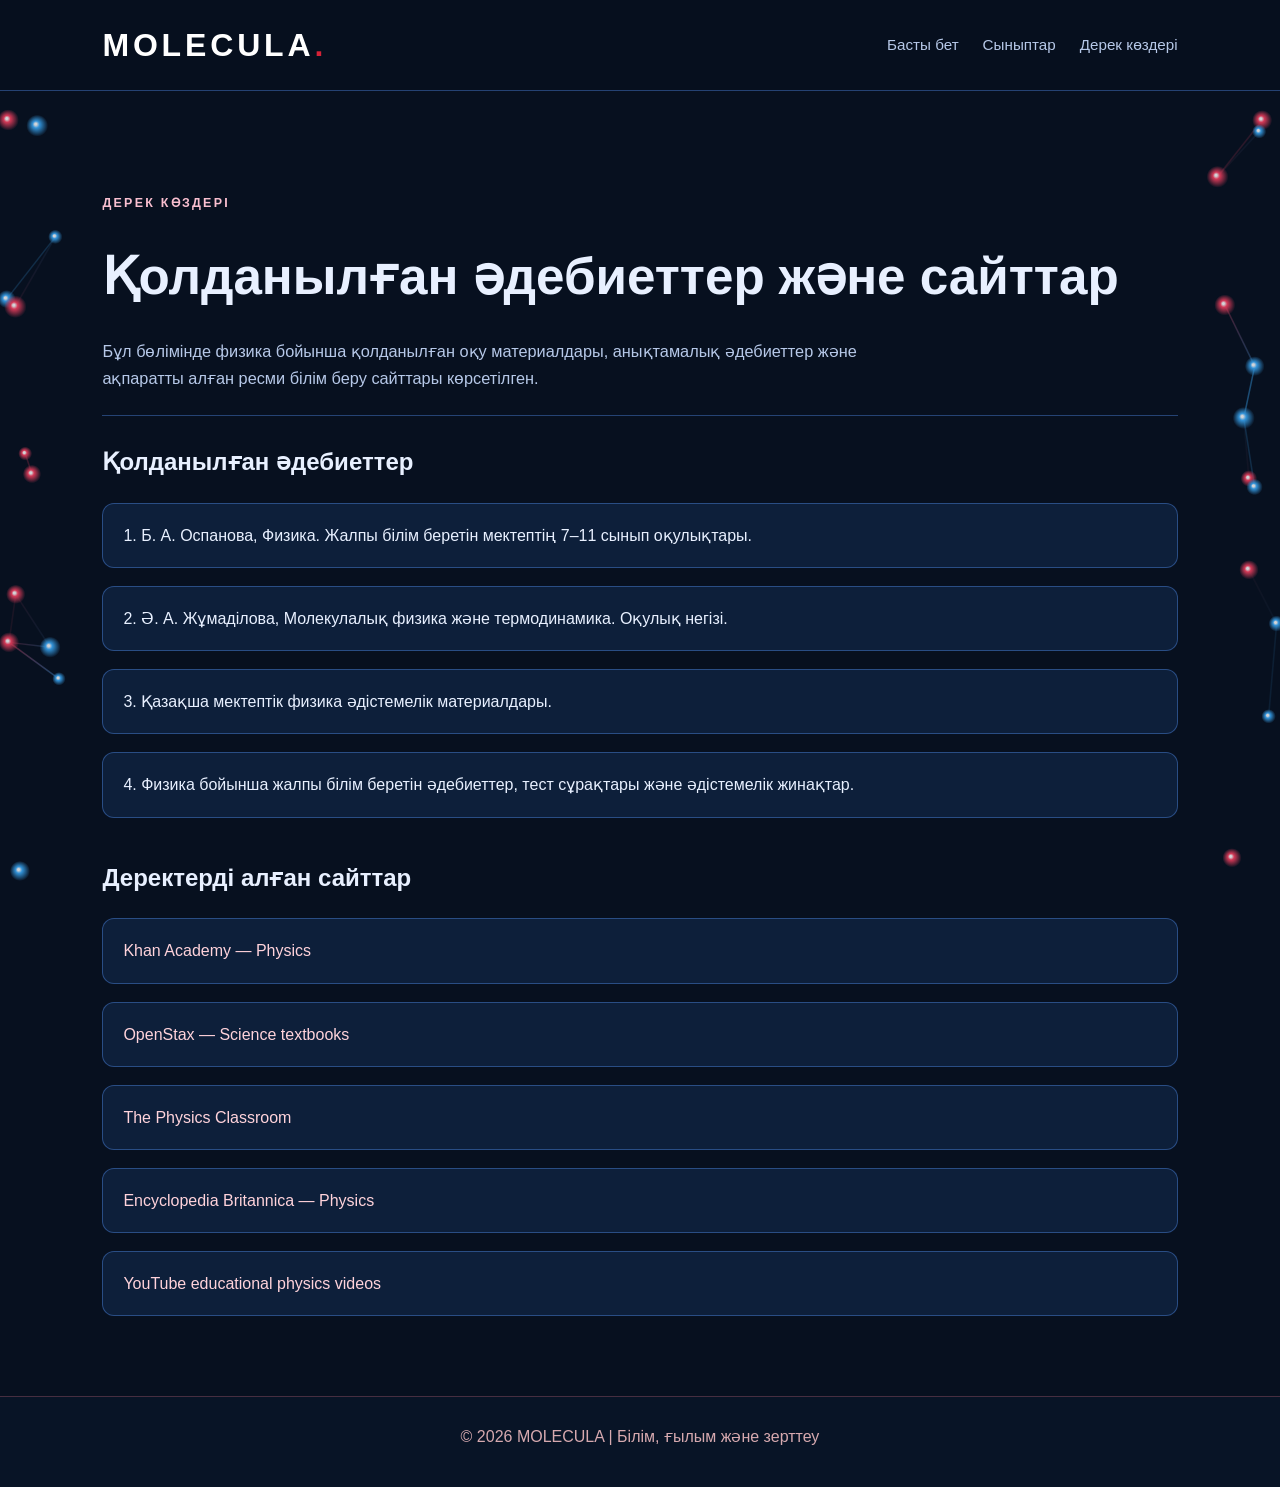
<file: sources.html>
<!DOCTYPE html>
<html lang="kk">
<head>
    <meta charset="UTF-8">
    <meta name="viewport" content="width=device-width, initial-scale=1.0">
    <title>Дерек көздері | MOLECULA</title>
    <meta name="description" content="MOLECULA электронды кітабындағы молекулалық физика бойынша пайдаланылған әдебиеттер мен білім беру дереккөздері.">
    <link rel="stylesheet" href="css/style.css">
</head>
<body>
    <header class="header">
        <a href="index.html" class="logo">MOLECULA<span>.</span></a>
        <nav class="nav">
            <a href="index.html">Басты бет</a>
            <a href="grades.html">Сыныптар</a>
            <a href="sources.html">Дерек көздері</a>
        </nav>
    </header>

    <main class="source-page">
        <section class="class-hero">
            <p class="eyebrow">Дерек көздері</p>
            <h1>Қолданылған әдебиеттер және сайттар</h1>
            <p class="page-description">
                Бұл бөлімінде физика бойынша қолданылған оқу материалдары, анықтамалық әдебиеттер
                және ақпаратты алған ресми білім беру сайттары көрсетілген.
            </p>
        </section>

        <section>
            <h2>Қолданылған әдебиеттер</h2>
            <ul class="source-list">
                <li>1. Б. А. Оспанова, Физика. Жалпы білім беретін мектептің 7–11 сынып оқулықтары.</li>
                <li>2. Ә. А. Жұмаділова, Молекулалық физика және термодинамика. Оқулық негізі.</li>
                <li>3. Қазақша мектептік физика әдістемелік материалдары.</li>
                <li>4. Физика бойынша жалпы білім беретін әдебиеттер, тест сұрақтары және әдістемелік жинақтар.</li>
            </ul>
        </section>

        <section style="margin-top: 40px;">
            <h2>Деректерді алған сайттар</h2>
            <ul class="source-list">
                <li><a href="https://www.khanacademy.org/science/physics" target="_blank" rel="noopener">Khan Academy — Physics</a></li>
                <li><a href="https://openstax.org/subjects/science" target="_blank" rel="noopener">OpenStax — Science textbooks</a></li>
                <li><a href="https://www.physicsclassroom.com/" target="_blank" rel="noopener">The Physics Classroom</a></li>
                <li><a href="https://www.britannica.com/science/physics" target="_blank" rel="noopener">Encyclopedia Britannica — Physics</a></li>
                <li><a href="https://www.youtube.com/results?search_query=physics+education" target="_blank" rel="noopener">YouTube educational physics videos</a></li>
            </ul>
        </section>
    </main>

    <footer class="footer">
        <p>© 2026 MOLECULA | Білім, ғылым және зерттеу</p>
    </footer>

    <script src="js/script.js"></script>
</body>
</html>
</file>
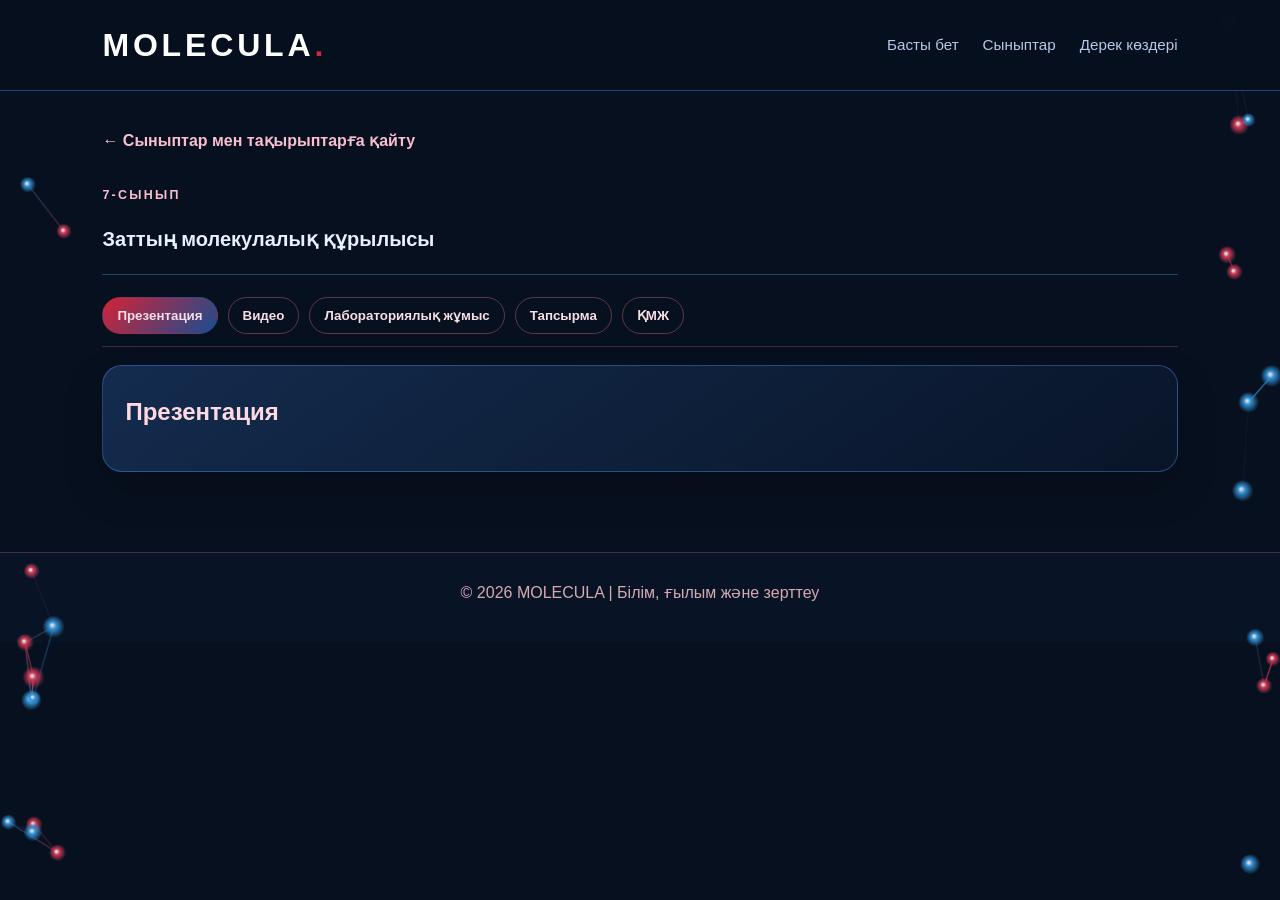
<file: topic.html>
<!DOCTYPE html>
<html lang="kk">
<head>
    <meta charset="UTF-8">
    <meta name="viewport" content="width=device-width, initial-scale=1.0">
    <title>Тақырып | MOLECULA</title>
    <meta name="description" content="MOLECULA электронды кітабындағы физика тақырыптары: презентациялар, зертханалық жұмыстар, тапсырмалар және ҚМЖ.">
    <link rel="stylesheet" href="css/style.css">
</head>
<body data-page="topic-detail">
    <header class="header">
        <a href="index.html" class="logo">MOLECULA<span>.</span></a>
        <nav class="nav">
            <a href="index.html">Басты бет</a>
            <a href="grades.html">Сыныптар</a>
            <a href="sources.html">Дерек көздері</a>
        </nav>
    </header>

    <main class="page-shell topic-page-shell">
        <a class="back-link" id="topicBackLink" href="grades.html">← Сыныптар мен тақырыптарға қайту</a>

        <section class="topic-detail-header">
            <p class="eyebrow" id="topicGradeLabel">7-сынып</p>
            <h1 id="topicDetailTitle">Тақырып</h1>
        </section>

        <div class="detail-tabs">
            <button class="detail-tab active" type="button" data-tab="presentation">Презентация</button>
            <button class="detail-tab" type="button" data-tab="video">Видео</button>
            <button class="detail-tab" type="button" data-tab="lab">Лабораториялық жұмыс</button>
            <button class="detail-tab" type="button" data-tab="task">Тапсырма</button>
            <button class="detail-tab" type="button" data-tab="qmj">ҚМЖ</button>
        </div>

        <section class="detail-panel active" data-panel="presentation">
            <h3>Презентация</h3>
            <div class="presentation-viewer hidden" id="presentationViewer">
                <div class="presentation-slide-frame">
                    <img class="presentation-slide-image" id="presentationSlide" alt="">
                </div>
                <div class="presentation-controls">
                    <div class="presentation-navigation">
                        <button class="presentation-control" id="presentationPrevious" type="button" aria-label="Алдыңғы слайд" title="Алдыңғы слайд">←</button>
                        <output class="presentation-counter" id="presentationCounter" aria-live="polite">1 / 11</output>
                        <button class="presentation-control" id="presentationNext" type="button" aria-label="Келесі слайд" title="Келесі слайд">→</button>
                    </div>
                    <div class="presentation-zoom" aria-label="Слайд өлшемін басқару">
                        <button class="presentation-control" id="presentationZoomOut" type="button" aria-label="Кішірейту" title="Кішірейту">−</button>
                        <output class="presentation-zoom-level" id="presentationZoomLevel" aria-live="polite">100%</output>
                        <button class="presentation-control" id="presentationZoomIn" type="button" aria-label="Үлкейту" title="Үлкейту">+</button>
                        <button class="presentation-reset" id="presentationZoomReset" type="button">Бастапқы өлшем</button>
                        <button class="presentation-reset presentation-fullscreen-button" id="presentationFullscreen" type="button" aria-label="Презентацияны толық экранға ашу" title="Презентацияны толық экранға ашу">
                            <svg class="fullscreen-icon" viewBox="0 0 24 24" aria-hidden="true" focusable="false">
                                <path class="fullscreen-enter-icon" d="M8 3H3v5M16 3h5v5M3 16v5h5M21 16v5h-5M3 3l7 7M21 3l-7 7M3 21l7-7m11 7-7-7" />
                                <path class="fullscreen-exit-icon" d="M8 3v5H3M16 3v5h5M3 16h5v5m13-5h-5v5M8 3l2 2M16 3l-2 2M8 21l2-2m6 2-2-2" />
                            </svg>
                        </button>
                    </div>
                </div>
            </div>
        </section>

        <section class="detail-panel" data-panel="video">
            <h3>Видео түсіндіру</h3>
        </section>

        <section class="detail-panel" data-panel="lab">
            <h3>Лабораториялық жұмыс</h3>
            <div class="lab-entry hidden" id="moleculeLabEntry">
                <p id="labIntro"></p>
                <button class="btn btn-primary" id="openMoleculeLab" type="button">Зертхананы толық экранда ашу</button>
            </div>
        </section>

        <section class="detail-panel" data-panel="task">
            <h3>Тапсырма</h3>
            <div class="presentation-viewer task-image-viewer hidden" id="taskImageViewer">
                <div class="presentation-slide-frame">
                    <img class="presentation-slide-image" id="taskImageSlide" alt="">
                </div>
                <div class="presentation-controls">
                    <div class="presentation-navigation">
                        <button class="presentation-control" id="taskImagePrevious" type="button" aria-label="Алдыңғы тапсырма">←</button>
                        <output class="presentation-counter" id="taskImageCounter" aria-live="polite"></output>
                        <button class="presentation-control" id="taskImageNext" type="button" aria-label="Келесі тапсырма">→</button>
                    </div>
                    <button class="presentation-reset presentation-fullscreen-button" id="taskImageFullscreen" type="button" aria-label="Тапсырмаларды толық экранға ашу" title="Тапсырмаларды толық экранға ашу">
                        <svg class="fullscreen-icon" viewBox="0 0 24 24" aria-hidden="true" focusable="false">
                            <path class="fullscreen-enter-icon" d="M8 3H3v5M16 3h5v5M3 16v5h5M21 16v5h-5M3 3l7 7M21 3l-7 7M3 21l7-7m11 7-7-7" />
                            <path class="fullscreen-exit-icon" d="M8 3v5H3M16 3v5h5M3 16h5v5m13-5h-5v5M8 3l2 2M16 3l-2 2M8 21l2-2m6 2-2-2" />
                        </svg>
                    </button>
                </div>
            </div>
        </section>

        <section class="detail-panel" data-panel="qmj">
            <h3>ҚМЖ</h3>
        </section>
    </main>

    <div class="lab-overlay" id="moleculeLab" aria-hidden="true">
        <section class="lab-window" role="dialog" aria-modal="true" aria-labelledby="labTitle">
            <header class="lab-header">
                <div>
                    <p class="eyebrow" id="labGradeLabel">Виртуалды зертхана • 7-сынып</p>
                    <h2 id="labTitle">Виртуалды зертхана</h2>
                </div>
                <button class="lab-close" id="closeMoleculeLab" type="button" aria-label="Зертхананы жабу">×</button>
            </header>

            <div class="lab-layout">
                <aside class="lab-controls" aria-label="Зертхана басқаруы">
                    <div id="standardLabControls">
                    <div class="lab-control-group">
                        <label for="labTemperature"><span id="labTemperatureLabel">Температура деңгейі</span><output id="labTemperatureValue">4</output></label>
                        <input id="labTemperature" type="range" min="1" max="10" step="1" value="4">
                    </div>
                    <button class="btn btn-primary" id="labDividerButton" type="button">Бөлгішті ашу</button>
                    <button class="btn btn-secondary" id="labPauseButton" type="button">Тоқтату</button>
                    <button class="lab-reset" id="labResetButton" type="button">Қайта бастау</button>

                    <section class="lab-observation" aria-live="polite">
                        <h3>Бақылау</h3>
                        <p id="labStatus">Бөлгіш жабық. Бөлшектер екі жақта қозғалады.</p>
                        <p id="labCounts">Қызыл сол жақта: 16 · Көк оң жақта: 16</p>
                    </section>

                    <p class="lab-instructions">1. Бөлгіш жабық кездегі қозғалысты бақыла.<br>2. Бөлгішті ашып, бөлшектердің араласуын көр.<br>3. Температура деңгейін өзгертіп салыстыр.</p>
                    </div>
                    <section class="molar-mass-controls hidden" id="molarMassLabControls" aria-label="Газдың молярлық массасын анықтау тәжірибесінің параметрлері">
                        <h3>Газ параметрлері</h3>
                        <label class="molar-mass-gas" for="molarMassGas">Газды таңда
                            <select id="molarMassGas">
                                <option value="H₂" data-mass="2">H₂ — Сутек (2 г/моль)</option>
                                <option value="He" data-mass="4">He — Гелий (4 г/моль)</option>
                                <option value="CH₄" data-mass="16">CH₄ — Метан (16 г/моль)</option>
                                <option value="H₂O" data-mass="18">H₂O — Су буы (18 г/моль)</option>
                                <option value="Ne" data-mass="20">Ne — Неон (20 г/моль)</option>
                                <option value="N₂" data-mass="28" selected>N₂ — Азот (28 г/моль)</option>
                                <option value="C₂H₆" data-mass="30">C₂H₆ — Этан (30 г/моль)</option>
                                <option value="O₂" data-mass="32">O₂ — Оттек (32 г/моль)</option>
                                <option value="Ar" data-mass="40">Ar — Аргон (40 г/моль)</option>
                                <option value="CO₂" data-mass="44">CO₂ — Көмірқышқыл газы (44 г/моль)</option>
                            </select>
                        </label>
                        <div class="molar-mass-fields">
                            <label for="molarMassTemperature">Температура, °C
                                <input id="molarMassTemperature" type="number" min="-272" max="500" step="1" value="20" required>
                            </label>
                            <label for="molarMassVolume">Көлем, м³
                                <input id="molarMassVolume" type="number" min="0.001" max="1" step="0.001" value="0.003" required>
                            </label>
                            <label for="molarMassInitialMass">Бастапқы масса m₁, кг
                                <input id="molarMassInitialMass" type="number" min="0.000001" max="10" step="0.000001" value="0.05" required>
                            </label>
                            <label for="molarMassFinalMass">Соңғы масса m₂, кг
                                <input id="molarMassFinalMass" type="number" min="0" max="10" step="0.000001" value="0.049827" required>
                            </label>
                            <label for="molarMassInitialPressure">Бастапқы қысым P₁, Па
                                <input id="molarMassInitialPressure" type="number" min="0" max="10000000" step="1000" value="101000" required>
                            </label>
                            <label for="molarMassFinalPressure">Соңғы қысым P₂, Па
                                <input id="molarMassFinalPressure" type="number" min="0" max="10000000" step="1000" value="96000" required>
                            </label>
                        </div>
                        <p class="molar-mass-equation">M = (m₁ − m₂)RT / ((P₁ − P₂)V), &nbsp; T = t + 273,15</p>
                        <div class="ice-lab-actions">
                            <button class="btn btn-primary" id="molarMassStart" type="button">Пуск</button>
                            <button class="btn btn-secondary" id="molarMassPause" type="button" disabled>Пауза</button>
                            <button class="lab-reset" id="molarMassReset" type="button">Сброс</button>
                        </div>
                        <section class="lab-observation molar-mass-observation" aria-live="polite">
                            <h3>Өлшеу нәтижесі</h3>
                            <p id="molarMassStatus">Газды таңдап, Пуск батырмасын бас.</p>
                            <p id="molarMassResult">M = — · n = —</p>
                            <p id="molarMassComparison">Анықтамалық мән: —</p>
                        </section>
                        <p class="lab-instructions">Пуск батырмасын басып, газдың бір бөлігі шығарылғанын бақыла. Өлшенген масса мен қысым айырмасы арқылы молярлық массаны анықта.</p>
                    </section>
                    <section class="molar-mass-controls hidden" id="gasConstantLabControls" aria-label="Әмбебап газ тұрақтысын анықтау тәжірибесінің параметрлері">
                        <h3>Газ параметрлері</h3>
                        <label class="molar-mass-gas" for="gasConstantGas">Газды таңда
                            <select id="gasConstantGas">
                                <option value="air" data-molar-mass="0.029" selected>Ауа (μ = 0,029 кг/моль)</option>
                                <option value="CO₂" data-molar-mass="0.044">Көмірқышқыл газы (μ = 0,044 кг/моль)</option>
                                <option value="N₂" data-molar-mass="0.028">Азот (μ = 0,028 кг/моль)</option>
                                <option value="O₂" data-molar-mass="0.032">Оттек (μ = 0,032 кг/моль)</option>
                                <option value="Ar" data-molar-mass="0.040">Аргон (μ = 0,040 кг/моль)</option>
                                <option value="CH₄" data-molar-mass="0.016">Метан (μ = 0,016 кг/моль)</option>
                                <option value="O₃" data-molar-mass="0.048">Озон (μ = 0,048 кг/моль)</option>
                                <option value="C₂H₂" data-molar-mass="0.026">Ацетилен (μ = 0,026 кг/моль)</option>
                                <option value="He" data-molar-mass="0.004">Гелий (μ = 0,004 кг/моль)</option>
                                <option value="NH₃" data-molar-mass="0.017">Аммиак (μ = 0,017 кг/моль)</option>
                            </select>
                        </label>
                        <div class="molar-mass-fields">
                            <label for="gasConstantTemperature">Температура, °C
                                <input id="gasConstantTemperature" type="number" min="-272" max="500" step="1" value="20" required>
                            </label>
                            <label for="gasConstantVolume">Көлем, м³
                                <input id="gasConstantVolume" type="number" min="0.001" max="1" step="0.001" value="0.003" required>
                            </label>
                            <label for="gasConstantInitialMass">Бастапқы масса m₁, кг
                                <input id="gasConstantInitialMass" type="number" min="0.0000001" max="10" step="0.0000001" value="0.05" required>
                            </label>
                            <label for="gasConstantFinalMass">Соңғы масса m₂, кг
                                <input id="gasConstantFinalMass" type="number" min="0" max="10" step="0.0000001" value="0.049821" required>
                            </label>
                            <label for="gasConstantInitialPressure">Бастапқы қысым P₁, Па
                                <input id="gasConstantInitialPressure" type="number" min="0" max="10000000" step="1000" value="101000" required>
                            </label>
                            <label for="gasConstantFinalPressure">Соңғы қысым P₂, Па
                                <input id="gasConstantFinalPressure" type="number" min="0" max="10000000" step="1000" value="96000" required>
                            </label>
                        </div>
                        <p class="molar-mass-equation">R = μ(P₁ − P₂)V / ((m₁ − m₂)T), &nbsp; T = t + 273,15</p>
                        <div class="ice-lab-actions">
                            <button class="btn btn-primary" id="gasConstantStart" type="button">Пуск</button>
                            <button class="btn btn-secondary" id="gasConstantPause" type="button" disabled>Пауза</button>
                            <button class="lab-reset" id="gasConstantReset" type="button">Сброс</button>
                        </div>
                        <section class="lab-observation molar-mass-observation" aria-live="polite">
                            <h3>Өлшеу нәтижесі</h3>
                            <p id="gasConstantStatus">Газды таңдап, Пуск батырмасын бас.</p>
                            <p id="gasConstantResult">R = — · n = —</p>
                            <p id="gasConstantComparison">N = — · анықтамалық R = 8,31 Дж/(моль·К)</p>
                        </section>
                        <p class="lab-instructions">Газдың температурасы мен көлемін тұрақты ұста. Пуск батырмасын басып, газ шыққанға дейінгі және шыққаннан кейінгі масса мен қысымды салыстырып, R мәнін есепте.</p>
                    </section>
                    <section class="molar-mass-controls hidden" id="isothermalLabControls" aria-label="Газдағы изотермиялық процесті зерттеу параметрлері">
                        <h3>Бастапқы параметрлер</h3>
                        <label class="molar-mass-gas" for="isothermalGas">Газды таңда
                            <select id="isothermalGas">
                                <option value="air" data-molar-mass="0.029" selected>Ауа (μ = 0,029 кг/моль)</option>
                                <option value="C₂H₂" data-molar-mass="0.026">Ацетилен (μ = 0,026 кг/моль)</option>
                                <option value="CH₄" data-molar-mass="0.016">Метан (μ = 0,016 кг/моль)</option>
                                <option value="Ar" data-molar-mass="0.040">Аргон (μ = 0,040 кг/моль)</option>
                                <option value="CO₂" data-molar-mass="0.044">Көмірқышқыл газы (μ = 0,044 кг/моль)</option>
                            </select>
                        </label>
                        <div class="molar-mass-fields">
                            <label for="isothermalTemperature">Бастапқы температура t₀, °C
                                <input id="isothermalTemperature" type="number" min="-272" max="500" step="1" value="20" required>
                            </label>
                            <label for="isothermalInitialVolume">Бастапқы көлем V₀, л
                                <input id="isothermalInitialVolume" type="number" min="0.2" max="6" step="0.1" value="1" required>
                            </label>
                            <label for="isothermalInitialPressure">Бастапқы қысым P₀, кПа
                                <input id="isothermalInitialPressure" type="number" min="1" max="1000" step="1" value="100" required>
                            </label>
                        </div>
                        <div class="isothermal-current-state" aria-live="polite">
                            <h3>Тұрақты температурада</h3>
                            <p id="isothermalTemperatureState">T = 293,15 K · t = 20 °C</p>
                            <p id="isothermalMassState">m = — · μ = —</p>
                            <p id="isothermalPressureState">Pᵢ = — кПа</p>
                        </div>
                        <label class="isothermal-volume-control" for="isothermalVolume">Газ көлемі Vᵢ
                            <output id="isothermalVolumeValue">1,0 л</output>
                        </label>
                        <input id="isothermalVolume" type="range" min="0.2" max="6" step="0.1" value="1" aria-label="Газдың ағымдағы көлемі">
                        <p class="molar-mass-equation">P₀V₀ = PᵢVᵢ, &nbsp; T = const · Ē<sub>k</sub> = ³⁄₂k<sub>B</sub>T</p>
                        <div class="ice-lab-actions">
                            <button class="btn btn-primary" id="isothermalStart" type="button">Пуск</button>
                            <button class="btn btn-secondary" id="isothermalPause" type="button" disabled>Пауза</button>
                            <button class="lab-reset" id="isothermalStop" type="button">Стоп</button>
                        </div>
                        <section class="lab-observation molar-mass-observation" aria-live="polite">
                            <h3>Бақылау нәтижесі</h3>
                            <p id="isothermalStatus">Көлемді өзгертіп, қысымның өзгерісін бақыла.</p>
                            <p id="isothermalResult">P₀V₀ = — кПа·л · Ēₖ = —</p>
                        </section>
                        <p class="lab-instructions">Көлем жүгірткісін жылжытып немесе «Пуск» батырмасын бас. Изотермиялық сығылу/ұлғаю кезінде температура мен молекулалардың орташа кинетикалық энергиясы тұрақты, ал қысым көлемге кері пропорционал өзгереді.</p>
                    </section>
                    <section class="ice-lab-controls hidden" id="iceMeltingControls" aria-label="Мұздың балқу тәжірибесінің параметрлері">
                        <h3>Тәжірибе параметрлері</h3>
                        <div class="ice-lab-fields">
                            <label for="iceWaterVolume">Су көлемі, л
                                <input id="iceWaterVolume" type="number" min="0.1" max="10" step="0.1" value="3">
                            </label>
                            <label for="iceWaterTemperature">Судың температурасы, °C
                                <input id="iceWaterTemperature" type="number" min="5" max="90" step="1" value="50">
                            </label>
                            <label for="iceMass">Мұз массасы, кг
                                <input id="iceMass" type="number" min="0.01" max="1" step="0.01" value="0.2">
                            </label>
                            <label for="iceTemperature">Мұздың температурасы, °C
                                <input id="iceTemperature" type="number" min="-30" max="0" step="1" value="-10">
                            </label>
                            <label for="calorimeterMass">Калориметр массасы, кг
                                <input id="calorimeterMass" type="number" min="0.01" max="2" step="0.01" value="0.2">
                            </label>
                            <label for="calorimeterHeatCapacity">Калориметрдің жылусыйымдылығы, Дж/(кг·°C)
                                <input id="calorimeterHeatCapacity" type="number" min="50" max="1000" step="10" value="100">
                            </label>
                        </div>
                        <p class="ice-lab-constants">c<sub>су</sub> = 4200 және c<sub>мұз</sub> = 2100 Дж/(кг·°C)</p>
                        <p class="ice-lab-equation">Q<sub>су</sub> + Q<sub>кал</sub> = Q<sub>мұзды қыздыру</sub> + m<sub>мұз</sub>λ + Q<sub>еріген су</sub></p>
                        <div class="ice-lab-actions">
                            <button class="btn btn-primary" id="iceLabStart" type="button">Пуск</button>
                            <button class="btn btn-secondary" id="iceLabPause" type="button" disabled>Пауза</button>
                            <button class="lab-reset" id="iceLabStop" type="button">Стоп</button>
                        </div>
                        <section class="lab-observation ice-lab-observation" aria-live="polite">
                            <h3>Өлшеу нәтижесі</h3>
                            <p id="iceLabStatus">Пуск батырмасын басып, мұздың еруін бақыла.</p>
                            <p id="iceLabResult">Соңғы температура: — · λ: —</p>
                        </section>
                        <p class="lab-instructions">Су мен мұздың массасын енгіз. Тәжірибені іске қосып, қоспаның соңғы температурасын өлше. Энергия сақталу заңымен мұздың меншікті балқу жылуын есепте.</p>
                    </section>
                    <section class="diffusion-lab-controls hidden" id="diffusionLabControls" aria-label="Диффузия тәжірибесінің параметрлері">
                        <h3>Диффузия тәжірибесі</h3>
                        <div class="diffusion-lab-fields">
                            <label for="diffusionTubeRadius"><span>Түтік радиусы</span><output id="diffusionTubeRadiusValue">15</output></label>
                            <input id="diffusionTubeRadius" type="range" min="5" max="30" step="1" value="15">
                            <label for="diffusionTemperature"><span>Температура, °C</span><output id="diffusionTemperatureValue">100</output></label>
                            <input id="diffusionTemperature" type="range" min="0" max="200" step="1" value="100">
                            <label for="diffusionBlueCount"><span>Көк бөлшектер (сол жақ)</span><output id="diffusionBlueCountValue">100</output></label>
                            <input id="diffusionBlueCount" type="range" min="0" max="150" step="5" value="100">
                            <label for="diffusionRedCount"><span>Қызыл бөлшектер (оң жақ)</span><output id="diffusionRedCountValue">100</output></label>
                            <input id="diffusionRedCount" type="range" min="0" max="150" step="5" value="100">
                        </div>
                        <section class="diffusion-statistics" aria-live="polite">
                            <h4>Диффузия статистикасы</h4>
                            <p><span>Көк бөлшектер сол жақта:</span><output id="diffusionBlueLeft">100</output></p>
                            <p><span>Көк бөлшектер оң жақта:</span><output id="diffusionBlueRight">0</output></p>
                            <p><span>Қызыл бөлшектер оң жақта:</span><output id="diffusionRedRight">100</output></p>
                            <p><span>Қызыл бөлшектер сол жақта:</span><output id="diffusionRedLeft">0</output></p>
                        </section>
                        <div class="diffusion-lab-timer" id="diffusionTimer" aria-live="off">00:00.00</div>
                        <div class="ice-lab-actions">
                            <button class="btn btn-primary" id="diffusionStart" type="button">Пуск</button>
                            <button class="btn btn-secondary" id="diffusionPause" type="button" disabled>Пауза</button>
                            <button class="lab-reset" id="diffusionReset" type="button">Сброс</button>
                        </div>
                        <p class="lab-instructions">Бөлшектердің бастапқы таралуын бақыла. Пуск батырмасын басып, түтік арқылы араласуын зертте. Температура мен түтік радиусын өзгертіп, диффузия жылдамдығын салыстыр.</p>
                    </section>
                    <section class="brownian-lab-controls hidden" id="brownianLabControls" aria-label="Броундық қозғалыс тәжірибесінің параметрлері">
                        <h3>Негізгі параметрлер</h3>
                        <div class="brownian-lab-fields">
                            <label for="brownianMoleculeCount"><span>Молекула саны</span><output id="brownianMoleculeCountValue">250</output></label>
                            <input id="brownianMoleculeCount" type="range" min="1" max="500" step="1" value="250">
                            <label for="brownianTemperature"><span>Температура (энергия)</span><output id="brownianTemperatureValue">5.0</output></label>
                            <input id="brownianTemperature" type="range" min="0.1" max="10" step="0.1" value="5">
                            <label for="brownianViscosity"><span>Ортаның тұтқырлығы</span><output id="brownianViscosityValue">0.010</output></label>
                            <input id="brownianViscosity" type="range" min="0.005" max="0.05" step="0.001" value="0.01">
                        </div>
                        <h3>Бөлшек параметрлері</h3>
                        <div class="brownian-lab-fields">
                            <label for="brownianMoleculeSize"><span>Молекула өлшемі</span><output id="brownianMoleculeSizeValue">4</output></label>
                            <input id="brownianMoleculeSize" type="range" min="2" max="8" step="1" value="4">
                            <label for="brownianParticleSize"><span>Броундық бөлшек өлшемі</span><output id="brownianParticleSizeValue">20</output></label>
                            <input id="brownianParticleSize" type="range" min="10" max="40" step="2" value="20">
                            <label for="brownianParticleMass"><span>Броундық бөлшек массасы</span><output id="brownianParticleMassValue">5.0</output></label>
                            <input id="brownianParticleMass" type="range" min="0.5" max="10" step="0.5" value="5">
                            <label for="brownianTrailLength"><span>Траектория ұзындығы</span><output id="brownianTrailLengthValue">3000</output></label>
                            <input id="brownianTrailLength" type="range" min="100" max="5000" step="100" value="3000">
                        </div>
                        <section class="brownian-statistics" aria-live="polite">
                            <h4>Статистика</h4>
                            <p><span>Уақыт:</span><output id="brownianTime">0.0 с</output></p>
                            <p><span>Жылдамдық:</span><output id="brownianSpeed">0.00</output></p>
                            <p><span>Соқтығысу:</span><output id="brownianCollisions">0</output></p>
                            <p><span>Ығысу:</span><output id="brownianDisplacement">0.00</output></p>
                        </section>
                        <div class="ice-lab-actions">
                            <button class="btn btn-primary" id="brownianStart" type="button">Пуск</button>
                            <button class="btn btn-secondary" id="brownianPause" type="button" disabled>Пауза</button>
                            <button class="lab-reset" id="brownianReset" type="button">Сброс</button>
                        </div>
                        <p class="lab-instructions">Пуск батырмасын басып, молекулалардың броундық бөлшекпен соқтығысуын бақыла. Температура, тұтқырлық және бөлшек массасын өзгертіп, қозғалыс пен траекторияны салыстыр.</p>
                    </section>
                    <section class="heat-exchange-controls hidden" id="heatExchangeControls" aria-label="Жылу алмасу тәжірибесінің параметрлері">
                        <h3>Ыстық судың параметрлері</h3>
                        <div class="heat-exchange-fields">
                            <label for="hotWaterVolume">V₁ — көлемі, л
                                <input id="hotWaterVolume" type="number" min="0.05" max="1" step="0.05" value="0.1">
                            </label>
                            <label for="hotWaterTemperature">t₁ — температурасы, °C
                                <input id="hotWaterTemperature" type="number" min="1" max="100" step="1" value="20">
                            </label>
                        </div>
                        <h3>Калориметрдегі судың параметрлері</h3>
                        <div class="heat-exchange-fields">
                            <label for="calorimeterInitialTemperature">Бастапқы температура, °C
                                <input id="calorimeterInitialTemperature" type="number" min="0" max="100" step="1" value="0">
                            </label>
                        </div>
                        <h3>Салқын судың параметрлері</h3>
                        <div class="heat-exchange-fields">
                            <label for="coldWaterVolume">V₂ — көлемі, л
                                <input id="coldWaterVolume" type="number" min="0.05" max="1" step="0.05" value="0.1">
                            </label>
                            <label for="coldWaterTemperature">t₂ — температурасы, °C
                                <input id="coldWaterTemperature" type="number" min="0" max="100" step="1" value="10">
                            </label>
                        </div>
                        <p class="heat-exchange-constant">c<sub>су</sub> = 4200 Дж/(кг·°C) · C<sub>кал</sub> = 100 Дж/°C</p>
                        <p class="heat-exchange-constant">Q<sub>ыстық су</sub> = Q<sub>салқын су</sub> + Q<sub>калориметр</sub></p>
                        <div class="ice-lab-actions">
                            <button class="btn btn-primary" id="heatExchangeStart" type="button">Пуск</button>
                            <button class="btn btn-secondary" id="heatExchangePause" type="button" disabled>Пауза</button>
                            <button class="lab-reset" id="heatExchangeReset" type="button">Сброс</button>
                        </div>
                        <section class="heat-exchange-observation" aria-live="polite">
                            <h4>Өлшеу нәтижесі</h4>
                            <p id="heatExchangeStatus">Пуск батырмасын басып, жылу алмасуды бақыла.</p>
                            <p id="heatExchangeResult">Есептік тепе-теңдік температурасы: —</p>
                        </section>
                        <p class="lab-instructions">Ыстық және салқын судың көлемі мен бастапқы температурасын енгіз. Пуск батырмасын басып, жылу алмасуды бақыла. Өлшенген соңғы температураны есептік мәнмен салыстыр.</p>
                    </section>
                    <section class="combustion-lab-controls hidden" id="combustionLabControls" aria-label="Отынның меншікті жану жылуын анықтау тәжірибесінің параметрлері">
                        <h3>Сұйық параметрлері</h3>
                        <div class="combustion-lab-fields">
                            <label for="combustionLiquid">Сұйық түрі
                                <select id="combustionLiquid">
                                    <option value="water" selected>Су</option>
                                    <option value="milk">Сүт</option>
                                    <option value="benzene">Бензол</option>
                                    <option value="turpentine">Скипидар</option>
                                    <option value="glycerin">Глицерин</option>
                                </select>
                            </label>
                            <label for="combustionInitialTemperature">Бастапқы температура, °C
                                <input id="combustionInitialTemperature" type="number" min="0" max="90" step="1" value="20">
                            </label>
                            <label for="combustionVolume">Көлемі, л
                                <input id="combustionVolume" type="number" min="0.1" max="3" step="0.1" value="1">
                            </label>
                        </div>
                        <h3>Отын және өлшеу</h3>
                        <div class="combustion-lab-fields">
                            <label for="combustionFuel">Отын түрі
                                <select id="combustionFuel">
                                    <option value="wood" selected>Ағаш</option>
                                    <option value="brownCoal">Қоңыр көмір</option>
                                    <option value="peat">Шымтезек</option>
                                    <option value="coal">Тас көмір</option>
                                    <option value="anthracite">Антрацит</option>
                                </select>
                            </label>
                            <label for="combustionFuelInitialMass">Отынның бастапқы массасы, кг
                                <input id="combustionFuelInitialMass" type="number" min="0.001" max="1" step="0.001" value="0.05">
                            </label>
                            <label for="combustionFuelRemainingMass">Жанғаннан кейінгі масса, кг
                                <input id="combustionFuelRemainingMass" type="number" min="0" max="0.999" step="0.001" value="0.045">
                            </label>
                        </div>
                        <p class="combustion-lab-constant" id="combustionHeatCapacity">Судың меншікті жылусыйымдылығы: c = 4200 Дж/(кг·°C)</p>
                        <p class="combustion-lab-equation">Q<sub>отын</sub> = Q<sub>сұйық</sub> + Q<sub>кал</sub>; &nbsp; q = (m<sub>сұйық</sub>c + C<sub>кал</sub>)Δt / Δm<sub>отын</sub></p>
                        <div class="ice-lab-actions">
                            <button class="btn btn-primary" id="combustionStart" type="button">Пуск</button>
                            <button class="btn btn-secondary" id="combustionPause" type="button" disabled>Пауза</button>
                            <button class="lab-reset" id="combustionReset" type="button">Сброс</button>
                        </div>
                        <section class="combustion-lab-observation" aria-live="polite">
                            <h4>Өлшеу нәтижесі</h4>
                            <p id="combustionStatus">Отын массасын өлшеп, тәжірибені баста.</p>
                            <p id="combustionResult">Соңғы температура: — · q: —</p>
                        </section>
                        <p class="lab-instructions">Сұйық пен отынды таңда. Отын жанғанда бөлінген энергия сұйықты қыздырады. Температура мен отын массасының өзгерісін бақылап, отынның меншікті жану жылуын есепте.</p>
                    </section>
                    <section class="evaporation-lab-controls hidden" id="evaporationLabControls" aria-label="Булану және ауа ылғалдылығын анықтау тәжірибесінің параметрлері">
                        <h3>Психрометр көрсеткіштері</h3>
                        <div class="evaporation-lab-fields">
                            <label for="dryBulbTemperature">Құрғақ термометр, °C
                                <input id="dryBulbTemperature" type="number" min="0" max="40" step="1" value="25" required>
                            </label>
                            <label for="wetBulbTemperature">Дымқыл термометр, °C
                                <input id="wetBulbTemperature" type="number" min="0" max="40" step="1" value="20" required>
                            </label>
                        </div>
                        <label class="evaporation-table-toggle" for="psychrometricTableToggle">
                            <input id="psychrometricTableToggle" type="checkbox" aria-expanded="false">
                            Психрометриялық кестені көрсету
                        </label>
                        <div class="evaporation-table-wrap hidden" id="psychrometricTableWrap">
                            <table class="evaporation-table">
                                <caption>Салыстырмалы ылғалдылық, %</caption>
                                <thead><tr><th>t<sub>құрғақ</sub> − t<sub>дымқыл</sub>, °C</th><th>Ылғалдылық</th></tr></thead>
                                <tbody id="psychrometricTableBody"></tbody>
                            </table>
                        </div>
                        <div class="ice-lab-actions">
                            <button class="btn btn-primary" id="evaporationStart" type="button">Пуск</button>
                            <button class="btn btn-secondary" id="evaporationPause" type="button" disabled>Пауза</button>
                            <button class="lab-reset" id="evaporationReset" type="button">Сброс</button>
                        </div>
                        <section class="evaporation-observation" aria-live="polite">
                            <h4>Бақылау нәтижесі</h4>
                            <p id="evaporationStatus">Психрометр көрсеткіштерін енгізіп, тәжірибені баста.</p>
                            <p id="evaporationResult">Ауаның салыстырмалы ылғалдылығы: —</p>
                        </section>
                        <p class="lab-instructions">Дымқыл термометрден су буланғанда жылу жұмсалып, оның температурасы төмендейді. Екі термометр көрсеткіштерінің айырмасы арқылы ауаның салыстырмалы ылғалдылығын анықта.</p>
                    </section>
                    <section class="maxwell-lab-controls hidden" id="maxwellLabControls" aria-label="Максвелл таралуы тәжірибесінің параметрлері">
                        <h3>Газды таңда</h3>
                        <label class="maxwell-field" for="maxwellGas">Газ түрі
                            <select id="maxwellGas">
                                <option value="custom">Молекула массасын қолмен енгізу</option>
                                <option value="H₂" data-mass="2" selected>H₂ — Сутек (2 г/моль)</option>
                                <option value="He" data-mass="4">He — Гелий (4 г/моль)</option>
                                <option value="CH₄" data-mass="16">CH₄ — Метан (16 г/моль)</option>
                                <option value="H₂O" data-mass="18">H₂O — Су буы (18 г/моль)</option>
                                <option value="Ne" data-mass="20">Ne — Неон (20 г/моль)</option>
                                <option value="N₂" data-mass="28">N₂ — Азот (28 г/моль)</option>
                                <option value="C₂H₆" data-mass="30">C₂H₆ — Этан (30 г/моль)</option>
                                <option value="O₂" data-mass="32">O₂ — Оттек (32 г/моль)</option>
                                <option value="Ar" data-mass="40">Ar — Аргон (40 г/моль)</option>
                                <option value="CO₂" data-mass="44">CO₂ — Көмірқышқыл газы (44 г/моль)</option>
                            </select>
                        </label>
                        <div class="maxwell-field">
                            <label for="maxwellMass">Молекула массасы <output id="maxwellMassValue">2 u · 3.32 × 10⁻²⁷ кг</output></label>
                            <input id="maxwellMass" type="range" min="1" max="50" step="1" value="2">
                            <div class="maxwell-range-labels"><span>Жеңіл (1 u)</span><span>Ауыр (50 u)</span></div>
                        </div>
                        <h3>Жүйе параметрлері</h3>
                        <div class="maxwell-field">
                            <label for="maxwellTemperature">Температура <output id="maxwellTemperatureValue">300 K</output></label>
                            <input id="maxwellTemperature" type="range" min="100" max="1000" step="10" value="300">
                            <div class="maxwell-range-labels"><span>100 K</span><span>1000 K</span></div>
                        </div>
                        <div class="maxwell-field">
                            <label for="maxwellCount">Молекула саны <output id="maxwellCountValue">300</output></label>
                            <input id="maxwellCount" type="range" min="100" max="500" step="10" value="300">
                            <div class="maxwell-range-labels"><span>100</span><span>500</span></div>
                        </div>
                        <div class="maxwell-field">
                            <label for="maxwellDotSize">Графиктегі молекула өлшемі <output id="maxwellDotSizeValue">3</output></label>
                            <input id="maxwellDotSize" type="range" min="1" max="6" step="1" value="3">
                            <div class="maxwell-range-labels"><span>Кіші</span><span>Үлкен</span></div>
                        </div>
                        <button class="lab-reset" id="maxwellReset" type="button">Бастапқы мәндерге қайтару</button>
                        <p class="lab-instructions">Газ түрін және температураны өзгертіп, молекулалардың жылдамдық бойынша таралуын салыстыр. Теориялық қисық пен модельденген молекулалар графикте қатар көрсетіледі.</p>
                    </section>
                </aside>

                <div class="lab-stage">
                    <canvas id="labCanvas" aria-label="Бөлшектердің қозғалысын көрсететін виртуалды тәжірибе"></canvas>
                    <canvas id="molarMassCanvas" class="hidden" aria-label="Газ баллоны мен манометр көрсетілген виртуалды тәжірибе"></canvas>
                    <canvas id="gasConstantCanvas" class="hidden" aria-label="Газ баллоны, термометр және манометр көрсетілген тәжірибе"></canvas>
                    <canvas id="isothermalCanvas" class="hidden" aria-label="Изотермиялық процестегі термометр, манометр және газ поршені"></canvas>
                    <canvas id="brownianTrailCanvas" class="hidden" aria-label="Броундық бөлшектің қозғалыс траекториясы"></canvas>
                    <div class="lab-legend" aria-hidden="true" id="labLegend">
                        <span><i class="lab-dot lab-dot-red"></i>Қызыл молекулалар</span>
                        <span><i class="lab-dot lab-dot-blue"></i>Көк молекулалар</span>
                    </div>
                    <section class="maxwell-stage hidden" id="maxwellStage" aria-label="Максвелл таралуының графигі">
                        <div class="maxwell-chart-card">
                            <h3>Максвелл бойынша жылдамдықтардың таралуы</h3>
                            <canvas id="maxwellChart" role="img" aria-label="Газ молекулалары жылдамдықтарының таралу графигі"></canvas>
                            <div class="maxwell-legend">
                                <span><i class="maxwell-legend-line"></i>Теориялық Максвелл қисығы</span>
                                <span><i class="maxwell-legend-dot"></i>Модельденген молекулалар</span>
                            </div>
                        </div>
                        <section class="maxwell-speeds" aria-live="polite">
                            <h3>Сипаттамалық жылдамдықтар</h3>
                            <article><strong id="maxwellMostProbable">—</strong><span>Ең ықтимал жылдамдық</span></article>
                            <article><strong id="maxwellAverage">—</strong><span>Орташа арифметикалық жылдамдық</span></article>
                            <article><strong id="maxwellRms">—</strong><span>Орташа квадраттық жылдамдық</span></article>
                        </section>
                    </section>
                </div>
            </div>
        </section>
    </div>

    <footer class="footer">
        <p>© 2026 MOLECULA | Білім, ғылым және зерттеу</p>
    </footer>

    <script src="js/script.js?v=ice-melting-lab-1"></script>
</body>
</html>
</file>
<file: css/style.css>
:root {
    --bg: #07101f;
    --panel: #0d1b32;
    --panel-soft: #142746;
    --card: #10213b;
    --line: rgba(88, 151, 255, 0.38);
    --red: #d52237;
    --red-dark: #174e91;
    --red-light: #f9bfd0;
    --text: #e8f0ff;
    --muted: #b6c8e8;
    --shadow: rgba(20, 72, 145, 0.45);
}

* {
    margin: 0;
    padding: 0;
    box-sizing: border-box;
}

html {
    scroll-behavior: smooth;
}

body {
    font-family: "Segoe UI", Arial, sans-serif;
    background: var(--bg);
    color: var(--text);
    line-height: 1.7;
}

a {
    color: inherit;
    text-decoration: none;
}

img {
    max-width: 100%;
    display: block;
}

.header {
    position: sticky;
    top: 0;
    z-index: 20;
    display: flex;
    align-items: center;
    justify-content: space-between;
    padding: 18px 8%;
    background: rgba(7, 16, 31, 0.96);
    border-bottom: 1px solid var(--line);
    backdrop-filter: blur(8px);
}

.logo {
    font-size: 2rem;
    letter-spacing: 0.12em;
    font-weight: 800;
    color: #fff;
}

.logo span {
    color: var(--red);
}

.nav {
    display: flex;
    align-items: center;
    gap: 24px;
    flex-wrap: wrap;
}

.nav a {
    color: var(--muted);
    font-size: 0.95rem;
    transition: color 0.25s ease;
}

.nav a:hover {
    color: #fff;
}

.hero {
    display: grid;
    grid-template-columns: 1.3fr 0.7fr;
    gap: 30px;
    align-items: center;
    min-height: 620px;
    padding: 80px 8%;
    background:
        linear-gradient(110deg, rgba(8, 24, 53, 0.78), rgba(85, 14, 44, 0.48)),
        url("../images/molecule-hero.jpg.jpeg") center/cover no-repeat;
    border-bottom: 1px solid var(--line);
}

.hero-content {
    max-width: 720px;
}

.eyebrow {
    letter-spacing: 0.18em;
    text-transform: uppercase;
    color: var(--red-light);
    font-size: 0.78rem;
    font-weight: 700;
    margin-bottom: 18px;
}

.hero h1 {
    font-size: clamp(2.5rem, 4vw, 5rem);
    line-height: 1.08;
    margin-bottom: 20px;
    font-weight: 800;
}

.lead {
    font-size: 1.08rem;
    color: #d8e7ff;
    max-width: 620px;
    margin-bottom: 30px;
}

.cta-row {
    display: flex;
    gap: 16px;
    flex-wrap: wrap;
}

.btn {
    display: inline-flex;
    align-items: center;
    justify-content: center;
    min-height: 52px;
    padding: 0 24px;
    border-radius: 8px;
    border: 1px solid var(--line);
    font-weight: 700;
    transition: transform 0.25s ease, box-shadow 0.25s ease;
}

.btn:hover {
    transform: translateY(-2px);
    box-shadow: 0 10px 28px rgba(201, 35, 60, 0.28);
}

.btn-primary {
    background: linear-gradient(135deg, var(--red), var(--red-dark));
    color: #fff;
}

.btn-secondary {
    background: transparent;
    color: var(--text);
}

.hero-visual {
    position: relative;
    display: flex;
    justify-content: center;
    align-items: center;
    min-height: 320px;
}

.molecule-canvas {
    position: absolute;
    inset: 0;
    width: 100%;
    height: 100%;
    display: block;
    pointer-events: none;
}

.page-particles-canvas {
    position: fixed;
    inset: 0;
    z-index: 5;
    width: 100%;
    height: 100%;
    opacity: 0.82;
    pointer-events: none;
    mix-blend-mode: screen;
}

.section {
    padding: 82px 8%;
}

.section.alt {
    background: linear-gradient(110deg, #0d1c37, #102d54);
    border-top: 1px solid var(--line);
    border-bottom: 1px solid var(--line);
}

.section-heading {
    margin-bottom: 32px;
}

.section-heading h2 {
    font-size: clamp(2rem, 3vw, 3rem);
    line-height: 1.2;
}

.resource-grid {
    display: grid;
    grid-template-columns: repeat(3, minmax(0, 1fr));
    gap: 22px;
}

.resource-card {
    background: linear-gradient(145deg, rgba(20, 48, 87, 0.94), rgba(10, 25, 49, 0.96));
    border: 1px solid rgba(92, 151, 255, 0.4);
    border-radius: 16px;
    padding: 28px 22px;
    box-shadow: 0 8px 30px rgba(0, 0, 0, 0.18);
}

.resource-card span {
    font-size: 2.4rem;
    display: block;
    margin-bottom: 12px;
}

.resource-card h3 {
    font-size: 1.5rem;
    margin-bottom: 10px;
    color: #ffb8c5;
}

.resource-card p {
    color: var(--muted);
}

.grade-grid {
    display: grid;
    grid-template-columns: repeat(5, minmax(0, 1fr));
    gap: 18px;
}

.grade-card {
    display: flex;
    flex-direction: column;
    justify-content: center;
    min-height: 210px;
    padding: 24px 18px;
    border-radius: 16px;
    background: linear-gradient(145deg, #183d70, #101d39 65%, #48132d);
    border: 1px solid var(--line);
    transition: transform 0.25s ease, border-color 0.25s ease;
}

.grade-card:hover {
    transform: translateY(-4px);
    border-color: rgba(255, 138, 154, 0.8);
}

.grade-card span {
    font-size: 3rem;
    font-weight: 800;
    color: #b8d7ff;
    margin-bottom: 12px;
}

.grade-card strong {
    font-size: 1.1rem;
    margin-bottom: 10px;
}

.grade-card small {
    color: var(--muted);
    font-size: 0.88rem;
    line-height: 1.5;
}

.intro {
    background: linear-gradient(110deg, #0d1b34, #102b50);
}

.narrow {
    max-width: 760px;
}

.intro-text {
    max-width: 900px;
    font-size: 1.06rem;
    color: var(--muted);
}

.info-grid {
    display: grid;
    grid-template-columns: repeat(4, minmax(0, 1fr));
    gap: 20px;
    margin-top: 26px;
}

.info-card {
    background: linear-gradient(145deg, rgba(22, 50, 90, 0.96), rgba(10, 25, 48, 0.97));
    border: 1px solid rgba(91, 147, 245, 0.35);
    border-radius: 18px;
    padding: 24px 20px;
    box-shadow: 0 12px 30px rgba(0, 0, 0, 0.12);
}

.info-card .icon {
    display: inline-flex;
    align-items: center;
    justify-content: center;
    width: 54px;
    height: 54px;
    border-radius: 14px;
    background: linear-gradient(135deg, rgba(213, 34, 55, 0.2), rgba(54, 128, 226, 0.24));
    font-size: 1.8rem;
    margin-bottom: 14px;
}

.info-card h3 {
    margin-bottom: 10px;
    font-size: 1.35rem;
    color: #d6e5ff;
}

.info-card p {
    color: var(--muted);
    line-height: 1.75;
}

.step-number {
    display: inline-block;
    margin-bottom: 12px;
    font-size: 0.78rem;
    letter-spacing: 0.14em;
    font-weight: 800;
    color: var(--red-light);
}

.steps-grid {
    margin-top: 18px;
}

.step-card {
    min-height: 220px;
}

.cta-banner {
    padding-top: 10px;
    padding-bottom: 28px;
}

.cta-banner-inner {
    display: flex;
    align-items: center;
    justify-content: space-between;
    gap: 20px;
    padding: 28px 30px;
    border-radius: 24px;
    background: linear-gradient(115deg, rgba(104, 20, 48, 0.95), rgba(21, 57, 106, 0.98) 55%, rgba(10, 24, 47, 0.98));
    border: 1px solid rgba(91, 147, 245, 0.42);
    box-shadow: 0 18px 34px rgba(0, 0, 0, 0.2);
}

.cta-banner-inner h2 {
    font-size: clamp(1.5rem, 2.5vw, 2.4rem);
    line-height: 1.25;
}

.page-shell {
    padding: 52px 8% 80px;
}

.class-hero {
    padding: 42px 0 22px;
    border-bottom: 1px solid var(--line);
    margin-bottom: 26px;
}

.class-hero h1 {
    font-size: clamp(2.5rem, 4vw, 4rem);
    margin-bottom: 18px;
}

.page-description {
    max-width: 760px;
    font-size: 1.02rem;
    color: var(--muted);
}

.search-panel {
    margin: 28px 0 38px;
}

.search-panel label {
    display: block;
    margin-bottom: 10px;
    color: var(--red-light);
    font-weight: 600;
}

.search-panel input {
    width: min(100%, 620px);
    padding: 16px 18px;
    background: rgba(14, 31, 57, 0.94);
    border: 1px solid var(--line);
    border-radius: 10px;
    color: var(--text);
    font-size: 1rem;
    outline: none;
}

.search-panel input:focus {
    border-color: rgba(255, 165, 181, 0.8);
    box-shadow: 0 0 0 3px rgba(58, 135, 235, 0.22);
}

.content-grid {
    display: grid;
    grid-template-columns: repeat(2, minmax(0, 1fr));
    gap: 22px;
}

.content-grid.grades-list {
    grid-template-columns: 1fr;
}

.topic-card {
    background: linear-gradient(145deg, rgba(20, 45, 80, 0.97), rgba(9, 21, 41, 0.98));
    border: 1px solid var(--line);
    border-radius: 18px;
    padding: 24px 22px;
    box-shadow: 0 10px 28px rgba(0, 0, 0, 0.18);
}

.grade-topic-card {
    padding-top: 24px;
}

.grade-chapters {
    display: grid;
    grid-template-columns: 1fr;
    gap: 22px;
}

.grade-chapter h4 {
    margin-bottom: 10px;
    color: #ffd4dc;
}

.grade-topic-card .grade-chapter ul {
    grid-template-columns: repeat(3, minmax(0, 1fr));
}

.content-grid.chapter-grid {
    grid-template-columns: 1fr;
}

.grade-topic-card ul,
.chapter-card ul {
    display: grid;
    grid-template-columns: repeat(3, minmax(0, 1fr));
    gap: 10px;
    list-style: none;
    margin: 0;
    padding: 0;
}

.grade-topic-card li + li,
.chapter-card li + li {
    margin-top: 0;
}

.grade-topic-card li a,
.chapter-card li a {
    display: block;
    padding: 12px 14px;
    border: 1px solid var(--line);
    border-radius: 10px;
    color: var(--muted);
    text-decoration: none;
    transition: color 0.2s ease, border-color 0.2s ease, background 0.2s ease;
}

.grade-topic-card li a:hover,
.grade-topic-card li a:focus-visible,
.chapter-card li a:hover,
.chapter-card li a:focus-visible {
    color: var(--text);
    border-color: rgba(255, 148, 161, 0.8);
    background: rgba(255, 148, 161, 0.08);
}

.topic-card .icon {
    font-size: 2.4rem;
    display: inline-block;
    margin-bottom: 10px;
}

.topic-card h3 {
    font-size: 1.5rem;
    margin-bottom: 14px;
    color: #ffd4db;
}

.topic-card p,
.topic-card li,
.topic-card td,
.topic-card th {
    color: var(--muted);
}

.topic-card ul,
.topic-card ol {
    padding-left: 18px;
    margin-top: 12px;
}

.topic-card li + li {
    margin-top: 8px;
}

.topic-card table {
    width: 100%;
    border-collapse: collapse;
    margin-top: 14px;
}

.topic-card th,
.topic-card td {
    border: 1px solid rgba(255, 137, 151, 0.3);
    padding: 10px 12px;
    text-align: left;
}

.source-page {
    padding: 60px 8% 80px;
}

.source-list {
    list-style: none;
    display: grid;
    gap: 18px;
    margin-top: 20px;
}

.source-list li {
    padding: 18px 20px;
    border: 1px solid var(--line);
    border-radius: 12px;
    background: rgba(15, 34, 61, 0.9);
}

.source-list a {
    color: #ffd3db;
}

.footer {
    text-align: center;
    padding: 26px 20px 36px;
    color: #d6a9af;
    border-top: 1px solid rgba(255, 123, 138, 0.25);
    background: #081426;
}

.hidden {
    display: none !important;
}

.topic-page-shell {
    padding-top: 36px;
}

.topic-detail-header {
    padding: 12px 0 20px;
    border-bottom: 1px solid var(--line);
    margin-bottom: 22px;
}

.topic-detail-header h1 {
    font-size: clamp(1.05rem, 1.8vw, 1.25rem);
    line-height: 1.5;
    margin-top: 6px;
}

.back-link {
    display: inline-flex;
    align-items: center;
    gap: 8px;
    margin-bottom: 18px;
    color: var(--red-light);
    font-weight: 600;
}

.topic-detail-summary {
    margin-bottom: 20px;
    color: var(--muted);
    font-size: 1.02rem;
}

.detail-tabs {
    display: flex;
    flex-wrap: wrap;
    gap: 10px;
    margin: 10px 0 18px;
    border-bottom: 1px solid rgba(255, 116, 133, 0.25);
    padding-bottom: 12px;
}

.detail-tab {
    padding: 10px 14px;
    border-radius: 999px;
    border: 1px solid rgba(255, 126, 144, 0.35);
    background: transparent;
    color: #f7dfe4;
    cursor: pointer;
    font-weight: 600;
}

.detail-tab.active {
    background: linear-gradient(135deg, var(--red), var(--red-dark));
    border-color: transparent;
}

.detail-panel {
    display: none;
    background: linear-gradient(145deg, rgba(20, 45, 80, 0.97), rgba(9, 21, 41, 0.98));
    border: 1px solid var(--line);
    border-radius: 20px;
    padding: 26px 22px;
    box-shadow: 0 18px 40px rgba(0, 0, 0, 0.18);
}

.detail-panel.active {
    display: block;
}

.detail-panel h3 {
    margin-bottom: 12px;
    color: #ffd9e1;
    font-size: 1.5rem;
}

.presentation-viewer {
    width: min(100%, 900px);
    margin: 20px auto 0;
}

.task-image-viewer {
    width: min(100%, 1100px);
}

.task-image-viewer .presentation-slide-frame {
    aspect-ratio: auto;
    min-height: 360px;
}

.task-image-viewer .presentation-slide-image {
    max-height: 72vh;
}

.task-image-viewer:fullscreen .presentation-slide-image {
    max-height: none;
}

.presentation-viewer:fullscreen {
    display: flex;
    flex-direction: column;
    justify-content: center;
    width: 100%;
    height: 100%;
    max-width: none;
    margin: 0;
    padding: 20px;
    background: #0b1a31;
}

.presentation-viewer:fullscreen .presentation-slide-frame {
    flex: 1;
    min-height: 0;
    aspect-ratio: auto;
    border: 0;
    border-radius: 0;
}

.presentation-viewer:fullscreen .presentation-controls {
    flex: 0 0 auto;
    justify-content: center;
}

.task-image-viewer:fullscreen .presentation-slide-frame {
    min-height: 0;
}

.presentation-slide-frame {
    width: 100%;
    aspect-ratio: 16 / 9;
    overflow: hidden;
    display: grid;
    place-items: center;
    border: 1px solid rgba(255, 137, 151, 0.35);
    border-radius: 12px;
    background: #0b1a31;
    scrollbar-color: rgba(215, 178, 183, 0.4) transparent;
}

.presentation-slide-image {
    display: block;
    width: 100%;
    height: 100%;
    object-fit: contain;
    transform: scale(var(--slide-zoom, 1));
    transform-origin: center;
    transition: transform 0.2s ease;
}

.presentation-controls,
.presentation-navigation,
.presentation-zoom {
    display: flex;
    align-items: center;
}

.presentation-controls {
    justify-content: space-between;
    gap: 16px;
    padding: 14px 4px 0;
}

.presentation-navigation,
.presentation-zoom {
    gap: 10px;
}

.presentation-control,
.presentation-reset {
    min-width: 40px;
    min-height: 40px;
    border: 1px solid rgba(255, 126, 144, 0.45);
    border-radius: 10px;
    background: rgba(255, 255, 255, 0.04);
    color: var(--text);
    font: inherit;
    font-size: 1.15rem;
    font-weight: 700;
    cursor: pointer;
    transition: background 0.2s ease, border-color 0.2s ease;
}

.presentation-control:hover:not(:disabled),
.presentation-reset:hover {
    background: linear-gradient(115deg, rgba(213, 34, 55, 0.34), rgba(45, 116, 210, 0.38));
    border-color: rgba(255, 165, 181, 0.8);
}

.presentation-control:disabled {
    opacity: 0.4;
    cursor: not-allowed;
}

.presentation-counter,
.presentation-zoom-level {
    min-width: 52px;
    color: var(--muted);
    text-align: center;
    font-variant-numeric: tabular-nums;
}

.presentation-reset {
    padding: 0 12px;
    font-size: 0.86rem;
    font-weight: 600;
}

.presentation-fullscreen-button {
    display: inline-grid;
    place-items: center;
    width: 40px;
    min-width: 40px;
    padding: 0;
}

.fullscreen-icon {
    width: 22px;
    height: 22px;
    fill: none;
    stroke: currentColor;
    stroke-width: 2;
    stroke-linecap: round;
    stroke-linejoin: round;
}

.fullscreen-exit-icon,
.presentation-fullscreen-button.is-fullscreen .fullscreen-enter-icon {
    display: none;
}

.presentation-fullscreen-button.is-fullscreen .fullscreen-exit-icon {
    display: block;
}

.detail-panel p,
.detail-panel li {
    color: var(--muted);
    line-height: 1.9;
}

.detail-panel ul,
.detail-panel ol {
    margin-left: 18px;
    margin-top: 12px;
}

.lab-entry {
    margin-top: 14px;
}

.lab-entry p {
    margin-bottom: 16px;
}

.lab-overlay {
    position: fixed;
    inset: 0;
    z-index: 10000;
    display: none;
    background: #07101f;
    color: var(--text);
}

.lab-overlay.is-open {
    display: flex;
}

.lab-overlay:fullscreen {
    width: 100vw;
    height: 100vh;
}

.lab-window {
    display: flex;
    flex-direction: column;
    width: 100%;
    height: 100%;
    min-height: 0;
    background: radial-gradient(ellipse at 70% 45%, #193c70, #0b162b 62%, #351128);
}

.lab-header {
    display: flex;
    align-items: center;
    justify-content: space-between;
    gap: 20px;
    min-height: 92px;
    padding: 16px 28px;
    border-bottom: 1px solid var(--line);
}

.lab-header .eyebrow {
    margin: 0 0 4px;
}

.lab-header h2 {
    font-size: clamp(1.2rem, 2.5vw, 1.8rem);
    line-height: 1.25;
}

.lab-close {
    flex: 0 0 44px;
    width: 44px;
    height: 44px;
    border: 1px solid rgba(255, 136, 152, 0.5);
    border-radius: 50%;
    background: transparent;
    color: #fff;
    font-size: 1.8rem;
    line-height: 1;
    cursor: pointer;
}

.lab-layout {
    display: grid;
    grid-template-columns: minmax(260px, 320px) minmax(0, 1fr);
    flex: 1;
    min-height: 0;
}

.lab-controls {
    display: flex;
    flex-direction: column;
    gap: 14px;
    overflow-y: auto;
    padding: 24px;
    border-right: 1px solid rgba(78, 139, 235, 0.36);
    background: rgba(8, 20, 39, 0.9);
    scrollbar-color: rgba(215, 178, 183, 0.28) transparent;
    scrollbar-width: thin;
}

#standardLabControls {
    display: flex;
    flex-direction: column;
    gap: 14px;
}

.molar-mass-controls {
    display: flex;
    flex-direction: column;
    gap: 9px;
}

.molar-mass-controls h3 {
    color: #ffd2da;
    font-size: 1.05rem;
}

.molar-mass-gas,
.molar-mass-fields label {
    display: flex;
    flex-direction: column;
    gap: 4px;
    color: #f4dce0;
    font-size: 0.76rem;
    line-height: 1.35;
}

.molar-mass-gas select,
.molar-mass-fields input {
    width: 100%;
    min-width: 0;
    min-height: 35px;
    padding: 5px 7px;
    border: 1px solid rgba(255, 136, 152, 0.4);
    border-radius: 6px;
    background: #142743;
    color: #fff;
    font: inherit;
    font-size: 0.84rem;
}

.molar-mass-fields {
    display: grid;
    grid-template-columns: repeat(2, minmax(0, 1fr));
    gap: 8px;
}

.molar-mass-equation {
    color: #d3ddf2;
    font-size: 0.76rem;
    line-height: 1.45;
}

.molar-mass-observation {
    margin-top: 0;
    padding: 10px;
    border-left-color: #4a91ed;
    background: linear-gradient(125deg, rgba(126, 23, 58, 0.3), rgba(25, 68, 128, 0.42));
}

.molar-mass-observation h3 {
    color: #c1dcff;
}

.molar-mass-observation p {
    color: #e4edff;
    font-size: 0.79rem;
    line-height: 1.5;
    overflow-wrap: anywhere;
}

.isothermal-current-state {
    display: grid;
    gap: 5px;
    padding: 10px;
    border-left: 3px solid #4a91ed;
    border-radius: 6px;
    background: rgba(25, 68, 128, 0.3);
}

.isothermal-current-state h3 {
    color: #c1dcff;
    font-size: 0.9rem;
}

.isothermal-current-state p {
    color: #e4edff;
    font-size: 0.78rem;
    line-height: 1.45;
    overflow-wrap: anywhere;
}

.isothermal-volume-control {
    display: flex;
    justify-content: space-between;
    gap: 8px;
    color: #f4dce0;
    font-size: 0.8rem;
}

.isothermal-volume-control output {
    color: #b7f4ce;
    font-weight: 700;
}

#isothermalVolume {
    width: 100%;
    accent-color: #4a91ed;
}

.ice-lab-controls {
    display: flex;
    flex-direction: column;
    gap: 10px;
}

.ice-lab-controls h3 {
    color: #ffd2da;
    font-size: 1.05rem;
}

.ice-lab-fields {
    display: grid;
    grid-template-columns: repeat(2, minmax(0, 1fr));
    gap: 8px;
}

.ice-lab-fields label {
    display: flex;
    flex-direction: column;
    gap: 3px;
    color: #f4dce0;
    font-size: 0.76rem;
    line-height: 1.35;
}

.ice-lab-fields input {
    width: 100%;
    min-width: 0;
    min-height: 36px;
    padding: 5px 7px;
    border: 1px solid rgba(255, 136, 152, 0.4);
    border-radius: 6px;
    background: rgba(255, 255, 255, 0.08);
    color: #fff;
    font: inherit;
    font-size: 0.88rem;
}

.ice-lab-constants,
.ice-lab-equation {
    color: var(--muted);
    font-size: 0.76rem;
    line-height: 1.45;
}

.ice-lab-actions {
    display: grid;
    grid-template-columns: repeat(3, minmax(0, 1fr));
    gap: 7px;
}

.ice-lab-actions .btn,
.ice-lab-actions .lab-reset {
    min-width: 0;
    min-height: 38px;
    padding: 5px;
    font-size: 0.82rem;
}

.ice-lab-actions button:disabled {
    cursor: not-allowed;
    opacity: 0.55;
}

.ice-lab-observation {
    margin-top: 0;
    padding: 10px;
}

.ice-lab-observation p {
    font-size: 0.81rem;
    line-height: 1.45;
}

.lab-window.is-ice-lab {
    background: radial-gradient(ellipse at 70% 45%, #193c70, #0b162b 62%, #351128);
    color: #e8f0ff;
}

.is-ice-lab .lab-header {
    border-bottom-color: rgba(88, 151, 255, 0.38);
}

.is-ice-lab .lab-header h2 {
    color: #b9d8ff;
}

.is-ice-lab .lab-header .eyebrow {
    color: #93b7ec;
}

.is-ice-lab .lab-close {
    border-color: #6195dc;
    color: #e8f0ff;
}

.is-ice-lab .lab-controls {
    border-right-color: rgba(88, 151, 255, 0.36);
    background: rgba(8, 20, 39, 0.92);
}

.is-ice-lab .ice-lab-controls h3 {
    color: #b9d8ff;
}

.is-ice-lab .ice-lab-fields label {
    color: #d7e6ff;
}

.is-ice-lab .ice-lab-fields input {
    border-color: #426fa9;
    background: #102747;
    color: #f2f6ff;
}

.is-ice-lab .ice-lab-constants,
.is-ice-lab .ice-lab-equation {
    color: #a9bfdf;
}

.is-ice-lab .ice-lab-observation {
    border-left-color: #4a91ed;
    background: linear-gradient(125deg, rgba(126, 23, 58, 0.3), rgba(25, 68, 128, 0.42));
}

.is-ice-lab .ice-lab-observation h3 {
    color: #c1dcff;
}

.is-ice-lab .ice-lab-observation p,
.is-ice-lab .lab-instructions {
    color: #b6c8e8;
}

.is-ice-lab .ice-lab-observation p + p {
    color: #e4edff;
}

.is-ice-lab .lab-stage {
    background: #0b1a31;
}

.diffusion-lab-controls {
    display: flex;
    flex-direction: column;
    gap: 12px;
}

.diffusion-lab-controls h3 {
    color: #c5dcff;
    font-size: 1.08rem;
}

.diffusion-lab-fields {
    display: grid;
    grid-template-columns: minmax(0, 1fr) auto;
    align-items: center;
    gap: 4px 10px;
}

.diffusion-lab-fields label {
    display: flex;
    justify-content: space-between;
    gap: 8px;
    color: #d7e6ff;
    font-size: 0.78rem;
    line-height: 1.4;
}

.diffusion-lab-fields output {
    flex: 0 0 auto;
    color: #b8d7ff;
    font-variant-numeric: tabular-nums;
}

.diffusion-lab-fields input {
    grid-column: 1 / -1;
    width: 100%;
    margin-bottom: 5px;
    accent-color: #4aa9ff;
}

.diffusion-lab-fields #diffusionRedCount {
    accent-color: #ff526e;
}

.diffusion-statistics {
    display: grid;
    gap: 5px;
    padding: 10px;
    border: 1px solid rgba(93, 150, 236, 0.3);
    border-radius: 9px;
    background: linear-gradient(125deg, rgba(126, 23, 58, 0.2), rgba(25, 68, 128, 0.28));
}

.diffusion-statistics h4 {
    margin-bottom: 2px;
    color: #c5dcff;
    font-size: 0.92rem;
}

.diffusion-statistics p {
    display: flex;
    align-items: baseline;
    justify-content: space-between;
    gap: 6px;
    color: #ccdaf1;
    font-size: 0.72rem;
    line-height: 1.35;
}

.diffusion-statistics output {
    color: #fff;
    font-weight: 700;
    font-variant-numeric: tabular-nums;
}

.diffusion-lab-timer {
    color: #d8e6ff;
    font-size: 1.35rem;
    font-variant-numeric: tabular-nums;
    text-align: center;
}

.diffusion-lab-controls .lab-instructions {
    margin-top: 0;
    font-size: 0.8rem;
}

.lab-window.is-diffusion-lab {
    background: radial-gradient(ellipse at 70% 45%, #193c70, #0b162b 62%, #351128);
}

.is-diffusion-lab .lab-controls {
    border-right-color: rgba(88, 151, 255, 0.36);
    background: rgba(8, 20, 39, 0.92);
}

.is-diffusion-lab .lab-stage {
    background: #0b1a31;
}

.is-diffusion-lab .lab-header h2 {
    color: #b9d8ff;
}

.is-diffusion-lab .lab-header .eyebrow {
    color: #93b7ec;
}

.is-diffusion-lab .lab-close {
    border-color: #6195dc;
    color: #e8f0ff;
}

.brownian-lab-controls {
    display: flex;
    flex-direction: column;
    gap: 9px;
}

.brownian-lab-controls h3 {
    color: #c5dcff;
    font-size: 0.96rem;
}

.brownian-lab-fields {
    display: grid;
    grid-template-columns: minmax(0, 1fr) auto;
    align-items: center;
    gap: 3px 10px;
}

.brownian-lab-fields label {
    display: flex;
    justify-content: space-between;
    gap: 8px;
    color: #d7e6ff;
    font-size: 0.75rem;
    line-height: 1.35;
}

.brownian-lab-fields output {
    flex: 0 0 auto;
    color: #b8d7ff;
    font-variant-numeric: tabular-nums;
}

.brownian-lab-fields input {
    grid-column: 1 / -1;
    width: 100%;
    margin-bottom: 4px;
    accent-color: #4aa9ff;
}

.brownian-lab-fields #brownianMoleculeSize,
.brownian-lab-fields #brownianParticleSize,
.brownian-lab-fields #brownianParticleMass,
.brownian-lab-fields #brownianTrailLength {
    accent-color: #ff6b85;
}

.brownian-statistics {
    display: grid;
    grid-template-columns: repeat(2, minmax(0, 1fr));
    gap: 5px 10px;
    padding: 9px 10px;
    border: 1px solid rgba(93, 150, 236, 0.3);
    border-radius: 9px;
    background: linear-gradient(125deg, rgba(126, 23, 58, 0.2), rgba(25, 68, 128, 0.28));
}

.brownian-statistics h4 {
    grid-column: 1 / -1;
    color: #c5dcff;
    font-size: 0.92rem;
}

.brownian-statistics p {
    display: flex;
    justify-content: space-between;
    gap: 6px;
    color: #ccdaf1;
    font-size: 0.72rem;
}

.brownian-statistics output {
    color: #fff;
    font-variant-numeric: tabular-nums;
}

.brownian-lab-controls .lab-instructions {
    margin-top: 0;
    font-size: 0.78rem;
}

.lab-window.is-brownian-lab {
    background: radial-gradient(ellipse at 70% 45%, #193c70, #0b162b 62%, #351128);
}

.is-brownian-lab .lab-layout {
    grid-template-columns: minmax(270px, 340px) minmax(0, 1fr);
}

.is-brownian-lab .lab-controls {
    border-right-color: rgba(88, 151, 255, 0.36);
    background: rgba(8, 20, 39, 0.92);
}

.is-brownian-lab .lab-stage {
    display: grid;
    grid-template-rows: minmax(0, 1fr) minmax(110px, 0.34fr);
    gap: 10px;
    padding: 12px;
}

.is-brownian-lab #labCanvas,
.is-brownian-lab #brownianTrailCanvas {
    width: 100%;
    height: 100%;
    min-height: 0;
    border: 1px solid rgba(130, 180, 245, 0.45);
    border-radius: 9px;
}

.is-brownian-lab .lab-header h2 {
    color: #b9d8ff;
}

.is-brownian-lab .lab-header .eyebrow {
    color: #93b7ec;
}

.is-brownian-lab .lab-close {
    border-color: #6195dc;
    color: #e8f0ff;
}

.brownian-lab-controls button:disabled {
    cursor: not-allowed;
    opacity: 0.55;
}

.heat-exchange-controls {
    display: flex;
    flex-direction: column;
    gap: 10px;
}

.heat-exchange-controls h3 {
    color: #c5dcff;
    font-size: 0.96rem;
}

.heat-exchange-fields {
    display: grid;
    grid-template-columns: repeat(2, minmax(0, 1fr));
    gap: 8px;
}

.heat-exchange-fields label {
    display: flex;
    flex-direction: column;
    gap: 3px;
    color: #d7e6ff;
    font-size: 0.76rem;
    line-height: 1.35;
}

.heat-exchange-fields input {
    width: 100%;
    min-width: 0;
    min-height: 36px;
    padding: 5px 7px;
    border: 1px solid rgba(100, 151, 226, 0.42);
    border-radius: 6px;
    background: #102747;
    color: #f2f6ff;
    font: inherit;
    font-size: 0.88rem;
}

.heat-exchange-constant {
    color: #a9bfdf;
    font-size: 0.76rem;
    line-height: 1.45;
}

.heat-exchange-observation {
    padding: 10px;
    border-left: 3px solid #4a91ed;
    border-radius: 0 8px 8px 0;
    background: linear-gradient(125deg, rgba(126, 23, 58, 0.3), rgba(25, 68, 128, 0.42));
}

.heat-exchange-observation h4 {
    margin-bottom: 6px;
    color: #c1dcff;
}

.heat-exchange-observation p {
    color: #b6c8e8;
    font-size: 0.8rem;
    line-height: 1.45;
}

.heat-exchange-observation p + p {
    margin-top: 6px;
    color: #e4edff;
}

.heat-exchange-controls .lab-instructions {
    margin-top: 0;
    font-size: 0.78rem;
}

.lab-window.is-heat-exchange-lab {
    background: radial-gradient(ellipse at 70% 45%, #193c70, #0b162b 62%, #351128);
}

.is-heat-exchange-lab .lab-controls {
    border-right-color: rgba(88, 151, 255, 0.36);
    background: rgba(8, 20, 39, 0.92);
}

.is-heat-exchange-lab .lab-stage {
    background: #0b1a31;
}

.is-heat-exchange-lab .lab-header h2 {
    color: #b9d8ff;
}

.is-heat-exchange-lab .lab-header .eyebrow {
    color: #93b7ec;
}

.is-heat-exchange-lab .lab-close {
    border-color: #6195dc;
    color: #e8f0ff;
}

.heat-exchange-controls button:disabled {
    cursor: not-allowed;
    opacity: 0.55;
}

.combustion-lab-controls {
    display: flex;
    flex-direction: column;
    gap: 10px;
}

.combustion-lab-controls h3 {
    color: #c5dcff;
    font-size: 0.96rem;
}

.combustion-lab-fields {
    display: grid;
    grid-template-columns: repeat(2, minmax(0, 1fr));
    gap: 8px;
}

.combustion-lab-fields label {
    display: flex;
    flex-direction: column;
    gap: 3px;
    color: #d7e6ff;
    font-size: 0.76rem;
    line-height: 1.35;
}

.combustion-lab-fields input,
.combustion-lab-fields select {
    width: 100%;
    min-width: 0;
    min-height: 36px;
    padding: 5px 7px;
    border: 1px solid rgba(100, 151, 226, 0.42);
    border-radius: 6px;
    background: #102747;
    color: #f2f6ff;
    font: inherit;
    font-size: 0.88rem;
}

.combustion-lab-fields select option {
    background: #102747;
    color: #f2f6ff;
}

.combustion-lab-constant,
.combustion-lab-equation {
    color: #a9bfdf;
    font-size: 0.76rem;
    line-height: 1.45;
}

.combustion-lab-observation {
    padding: 10px;
    border-left: 3px solid #4a91ed;
    border-radius: 0 8px 8px 0;
    background: linear-gradient(125deg, rgba(126, 23, 58, 0.3), rgba(25, 68, 128, 0.42));
}

.combustion-lab-observation h4 {
    margin-bottom: 6px;
    color: #c1dcff;
}

.combustion-lab-observation p {
    color: #b6c8e8;
    font-size: 0.8rem;
    line-height: 1.45;
}

.combustion-lab-observation p + p {
    margin-top: 6px;
    color: #e4edff;
}

.combustion-lab-controls .lab-instructions {
    margin-top: 0;
    font-size: 0.78rem;
}

.lab-window.is-combustion-lab {
    background: radial-gradient(ellipse at 70% 45%, #193c70, #0b162b 62%, #351128);
}

.is-combustion-lab .lab-controls {
    border-right-color: rgba(88, 151, 255, 0.36);
    background: rgba(8, 20, 39, 0.92);
}

.is-combustion-lab .lab-stage {
    background: #0b1a31;
}

.is-combustion-lab .lab-header h2 {
    color: #b9d8ff;
}

.is-combustion-lab .lab-header .eyebrow {
    color: #93b7ec;
}

.is-combustion-lab .lab-close {
    border-color: #6195dc;
    color: #e8f0ff;
}

.combustion-lab-controls button:disabled {
    cursor: not-allowed;
    opacity: 0.55;
}

.evaporation-lab-controls {
    display: flex;
    flex-direction: column;
    gap: 10px;
}

.evaporation-lab-controls h3 {
    color: #c5dcff;
    font-size: 0.96rem;
}

.evaporation-lab-fields {
    display: grid;
    grid-template-columns: repeat(2, minmax(0, 1fr));
    gap: 8px;
}

.evaporation-lab-fields label {
    display: flex;
    flex-direction: column;
    gap: 3px;
    color: #d7e6ff;
    font-size: 0.76rem;
    line-height: 1.35;
}

.evaporation-lab-fields input {
    width: 100%;
    min-width: 0;
    min-height: 36px;
    padding: 5px 7px;
    border: 1px solid rgba(100, 151, 226, 0.42);
    border-radius: 6px;
    background: #102747;
    color: #f2f6ff;
    font: inherit;
    font-size: 0.88rem;
}

.evaporation-table-toggle {
    display: flex;
    align-items: center;
    gap: 8px;
    color: #d7e6ff;
    font-size: 0.8rem;
}

.evaporation-table-toggle input {
    accent-color: #4a91ed;
}

.evaporation-table-wrap {
    max-height: 150px;
    overflow-y: auto;
    border: 1px solid rgba(100, 151, 226, 0.3);
    border-radius: 6px;
}

.evaporation-table {
    width: 100%;
    border-collapse: collapse;
    color: #e4edff;
    font-size: 0.74rem;
    text-align: center;
}

.evaporation-table caption {
    padding: 6px;
    color: #b9d8ff;
}

.evaporation-table th,
.evaporation-table td {
    padding: 4px;
    border-top: 1px solid rgba(100, 151, 226, 0.2);
}

.evaporation-observation {
    padding: 10px;
    border-left: 3px solid #4a91ed;
    border-radius: 0 8px 8px 0;
    background: linear-gradient(125deg, rgba(126, 23, 58, 0.3), rgba(25, 68, 128, 0.42));
}

.evaporation-observation h4 {
    margin-bottom: 6px;
    color: #c1dcff;
}

.evaporation-observation p {
    color: #b6c8e8;
    font-size: 0.8rem;
    line-height: 1.45;
}

.evaporation-observation p + p {
    margin-top: 6px;
    color: #e4edff;
}

.evaporation-lab-controls .lab-instructions {
    margin-top: 0;
    font-size: 0.78rem;
}

.lab-window.is-evaporation-lab {
    background: radial-gradient(ellipse at 70% 45%, #193c70, #0b162b 62%, #351128);
}

.is-evaporation-lab .lab-controls {
    border-right-color: rgba(88, 151, 255, 0.36);
    background: rgba(8, 20, 39, 0.92);
}

.is-evaporation-lab .lab-stage {
    background: #0b1a31;
}

.is-evaporation-lab .lab-header h2 {
    color: #b9d8ff;
}

.is-evaporation-lab .lab-header .eyebrow {
    color: #93b7ec;
}

.is-evaporation-lab .lab-close {
    border-color: #6195dc;
    color: #e8f0ff;
}

.maxwell-lab-controls {
    display: flex;
    flex-direction: column;
    gap: 12px;
}

.maxwell-lab-controls h3 {
    margin: 4px 0 0;
    color: #c5dcff;
    font-size: 0.98rem;
}

.maxwell-field {
    display: flex;
    flex-direction: column;
    gap: 7px;
    color: #d7e6ff;
    font-size: 0.8rem;
}

.maxwell-field label {
    display: flex;
    justify-content: space-between;
    gap: 8px;
    line-height: 1.4;
}

.maxwell-field output {
    flex: 0 0 auto;
    color: #b8d7ff;
    font-variant-numeric: tabular-nums;
    text-align: right;
}

.maxwell-field select {
    width: 100%;
    min-height: 40px;
    padding: 8px 10px;
    border: 1px solid rgba(93, 150, 236, 0.42);
    border-radius: 8px;
    background: #101b2c;
    color: #e8f0ff;
    font: inherit;
}

.maxwell-field input[type="range"] {
    width: 100%;
    accent-color: #72aaff;
}

.maxwell-range-labels {
    display: flex;
    justify-content: space-between;
    color: #93a8c6;
    font-size: 0.72rem;
}

.maxwell-lab-controls .lab-instructions {
    margin-top: 0;
    font-size: 0.8rem;
}

.lab-window.is-maxwell-lab {
    background: #0b1422;
}

.is-maxwell-lab .lab-header h2 {
    color: #d5e5ff;
}

.is-maxwell-lab .lab-header .eyebrow {
    color: #93b7ec;
}

.is-maxwell-lab .lab-close {
    border-color: #6195dc;
    color: #e8f0ff;
}

.is-maxwell-lab .lab-layout {
    grid-template-columns: minmax(270px, 320px) minmax(0, 1fr);
}

.is-maxwell-lab .lab-controls {
    border-right-color: rgba(88, 151, 255, 0.36);
    background: #0d192a;
}

.is-maxwell-lab #standardLabControls {
    display: none;
}

.is-maxwell-lab #labCanvas,
.is-maxwell-lab #brownianTrailCanvas,
.is-maxwell-lab #labLegend {
    display: none;
}

.is-maxwell-lab .lab-stage {
    display: block;
    overflow-y: auto;
    padding: 18px;
    background: #0b1422;
}

.maxwell-stage {
    display: grid;
    grid-template-rows: minmax(280px, 1fr) auto;
    gap: 16px;
    min-height: 100%;
}

.maxwell-chart-card,
.maxwell-speeds {
    min-width: 0;
    padding: 16px;
    border: 1px solid rgba(114, 170, 255, 0.25);
    border-radius: 12px;
    background: #101b2c;
}

.maxwell-chart-card {
    display: flex;
    flex-direction: column;
    min-height: 320px;
}

.maxwell-chart-card h3,
.maxwell-speeds h3 {
    margin-bottom: 12px;
    color: #d5e5ff;
    font-size: 1rem;
    text-align: center;
}

#maxwellChart {
    display: block;
    flex: 1;
    width: 100%;
    min-height: 240px;
}

.maxwell-legend {
    display: flex;
    flex-wrap: wrap;
    justify-content: center;
    gap: 10px 20px;
    padding-top: 10px;
    color: #bdcbe0;
    font-size: 0.76rem;
}

.maxwell-legend span {
    display: inline-flex;
    align-items: center;
    gap: 7px;
}

.maxwell-legend-line,
.maxwell-legend-dot {
    display: inline-block;
    width: 16px;
    height: 4px;
    border-radius: 4px;
    background: #72aaff;
}

.maxwell-legend-dot {
    width: 9px;
    height: 9px;
    background: #fa6277;
}

.maxwell-speeds {
    display: grid;
    grid-template-columns: repeat(3, minmax(0, 1fr));
    gap: 10px;
}

.maxwell-speeds h3 {
    grid-column: 1 / -1;
    margin: 0;
}

.maxwell-speeds article {
    display: flex;
    flex-direction: column;
    align-items: center;
    gap: 6px;
    text-align: center;
}

.maxwell-speeds strong {
    color: #8db5ff;
    font-size: clamp(1rem, 2vw, 1.35rem);
    font-variant-numeric: tabular-nums;
}

.maxwell-speeds span {
    color: #bdcbe0;
    font-size: 0.8rem;
}

.evaporation-lab-controls button:disabled {
    cursor: not-allowed;
    opacity: 0.55;
}

.diffusion-lab-controls button:disabled {
    cursor: not-allowed;
    opacity: 0.55;
}

.lab-controls::-webkit-scrollbar {
    width: 7px;
}

.lab-controls::-webkit-scrollbar-track {
    background: transparent;
}

.lab-controls::-webkit-scrollbar-thumb {
    border-radius: 7px;
    background: rgba(128, 165, 218, 0.32);
}

.lab-control-group label {
    display: flex;
    justify-content: space-between;
    gap: 12px;
    margin-bottom: 10px;
    color: #f4dce0;
    font-weight: 650;
}

.lab-control-group output {
    color: #ff9eae;
    font-variant-numeric: tabular-nums;
}

#labTemperature {
    width: 100%;
    accent-color: var(--red);
}

.lab-controls .btn {
    width: 100%;
}

.lab-reset {
    min-height: 44px;
    border: 1px solid rgba(100, 151, 226, 0.42);
    border-radius: 8px;
    background: transparent;
    color: #e2edff;
    font-weight: 600;
    cursor: pointer;
}

.lab-observation {
    margin-top: 6px;
    padding: 16px;
    border-left: 3px solid var(--red);
    background: rgba(255, 255, 255, 0.04);
}

.lab-observation h3 {
    margin-bottom: 8px;
    color: #c5dcff;
}

.lab-observation p,
.lab-instructions {
    color: var(--muted);
    font-size: 0.92rem;
    line-height: 1.65;
}

.lab-observation p + p {
    margin-top: 8px;
    color: #fff;
}

.lab-instructions {
    margin-top: auto;
    padding-top: 8px;
}

.lab-stage {
    position: relative;
    min-width: 0;
    min-height: 0;
    overflow: hidden;
    background:
        radial-gradient(ellipse at center, rgba(25, 66, 122, 0.62), rgba(6, 15, 30, 0.98)),
        linear-gradient(rgba(255,255,255,0.025) 1px, transparent 1px),
        linear-gradient(90deg, rgba(255,255,255,0.025) 1px, transparent 1px);
    background-size: auto, 36px 36px, 36px 36px;
}

.is-molar-mass-lab .lab-stage {
    background: #0b1a31;
}

#molarMassCanvas,
#gasConstantCanvas,
#isothermalCanvas {
    display: block;
    width: 100%;
    height: 100%;
}

#labCanvas {
    display: block;
    width: 100%;
    height: 100%;
}

.lab-legend {
    position: absolute;
    right: 18px;
    bottom: 16px;
    display: flex;
    flex-wrap: wrap;
    gap: 14px;
    color: #d8e6ff;
    font-size: 0.82rem;
    pointer-events: none;
}

.lab-legend span {
    display: inline-flex;
    align-items: center;
    gap: 7px;
}

.lab-dot {
    display: inline-block;
    width: 10px;
    height: 10px;
    border-radius: 50%;
}

.lab-dot-red {
    background: #ff354d;
    box-shadow: 0 0 10px #ff354d;
}

.lab-dot-blue {
    background: #36a9ff;
    box-shadow: 0 0 10px #36a9ff;
}

.topic-placeholder {
    padding: 14px 16px;
    border-left: 4px solid var(--red);
    background: rgba(255, 255, 255, 0.02);
    border-radius: 10px;
    color: #ffe1e7;
    margin-top: 18px;
}

@media (max-width: 980px) {
    .content-grid.grades-list {
        grid-template-columns: 1fr;
    }

    .grade-topic-card ul,
    .chapter-card ul,
    .grade-topic-card .grade-chapter ul {
        grid-template-columns: repeat(2, minmax(0, 1fr));
    }

    .hero,
    .content-grid,
    .resource-grid,
    .grade-grid,
    .info-grid {
        grid-template-columns: 1fr 1fr;
    }

    .hero {
        grid-template-columns: 1fr;
        align-items: start;
    }

    .grade-grid {
        grid-template-columns: repeat(2, minmax(0, 1fr));
    }

    .cta-banner-inner {
        flex-direction: column;
        align-items: flex-start;
    }
}

.topics-grid {
    display: grid;
    grid-template-columns: repeat(2, minmax(0, 1fr));
    gap: 22px;
    margin-top: 18px;
}

.topic-box {
    background: linear-gradient(145deg, rgba(20, 45, 80, 0.97), rgba(9, 21, 41, 0.98));
    border: 1px solid var(--line);
    border-radius: 18px;
    padding: 24px 22px;
    cursor: pointer;
    transition: transform 0.25s ease, border-color 0.25s ease;
    box-shadow: 0 12px 26px rgba(0, 0, 0, 0.15);
}

.topic-box:hover {
    transform: translateY(-4px);
    border-color: rgba(255, 148, 161, 0.8);
}

.topic-box .icon {
    display: block;
    font-size: 2.3rem;
    margin-bottom: 10px;
}

.topic-box h3 {
    margin-bottom: 8px;
    color: #ffd4dc;
    font-size: 1.45rem;
}

.topic-box p {
    color: var(--muted);
    line-height: 1.7;
}

.topic-panel-content {
    display: none;
}

.topic-modal {
    position: fixed;
    inset: 0;
    background: rgba(4, 12, 27, 0.86);
    display: none;
    align-items: center;
    justify-content: center;
    z-index: 200;
    padding: 20px;
}

.topic-modal.open {
    display: flex;
}

.topic-modal__dialog {
    position: relative;
    width: min(980px, 92vw);
    max-height: 86vh;
    overflow: auto;
    background: linear-gradient(145deg, rgba(22, 49, 87, 0.98), rgba(8, 19, 38, 0.99));
    border: 1px solid var(--line);
    border-radius: 20px;
    padding: 28px 24px 22px;
    box-shadow: 0 30px 60px rgba(0, 0, 0, 0.5);
}

.close-modal {
    position: absolute;
    top: 14px;
    right: 18px;
    width: 38px;
    height: 38px;
    border: 1px solid rgba(255, 136, 152, 0.5);
    border-radius: 50%;
    background: transparent;
    color: #fff;
    font-size: 1.5rem;
    cursor: pointer;
}

#modalTitle {
    margin-bottom: 18px;
    font-size: clamp(1.6rem, 2.8vw, 2.4rem);
    color: #ffd8df;
}

.modal-tabs {
    display: flex;
    flex-wrap: wrap;
    gap: 10px;
    margin-bottom: 18px;
    border-bottom: 1px solid rgba(255, 116, 133, 0.25);
    padding-bottom: 12px;
}

.tab-btn {
    padding: 10px 14px;
    border-radius: 999px;
    border: 1px solid rgba(255, 126, 144, 0.35);
    background: transparent;
    color: #f7dfe4;
    cursor: pointer;
    font-weight: 600;
}

.tab-btn.active {
    background: linear-gradient(135deg, var(--red), var(--red-dark));
    border-color: transparent;
}

.modal-panel {
    display: none;
    padding-top: 6px;
}

.modal-panel.active {
    display: block;
}

.modal-panel h4 {
    color: #ffbfcc;
    margin-bottom: 12px;
    font-size: 1.3rem;
}

.modal-panel ul,
.modal-panel ol {
    margin: 10px 0 0 18px;
    color: var(--muted);
    line-height: 1.9;
}

.modal-panel p,
.modal-panel li {
    color: var(--muted);
    line-height: 1.8;
}

.formula-box {
    margin: 14px 0;
    padding: 12px 14px;
    border-left: 4px solid var(--red);
    background: rgba(255, 255, 255, 0.03);
    color: #ffffff;
    font-weight: 700;
    border-radius: 8px;
}

.inline-answer,
.answer-btn {
    margin-top: 12px;
    background: linear-gradient(135deg, var(--red), var(--red-dark));
    color: #fff;
    border: none;
    border-radius: 8px;
    padding: 10px 16px;
    font-weight: 700;
    cursor: pointer;
}

.inline-answer-box,
.answer {
    margin-top: 12px;
    padding: 12px 14px;
    border: 1px solid rgba(255, 140, 159, 0.4);
    background: linear-gradient(120deg, rgba(143, 17, 37, 0.2), rgba(35, 91, 166, 0.24));
    border-radius: 10px;
    color: #fff;
    font-weight: 600;
}

.hidden {
    display: none !important;
}

@media (max-width: 680px) {
    .grade-topic-card ul,
    .chapter-card ul,
    .grade-topic-card .grade-chapter ul {
        grid-template-columns: 1fr;
    }

    .presentation-controls {
        align-items: flex-start;
        flex-direction: column;
    }

    .presentation-navigation,
    .presentation-zoom {
        justify-content: center;
        width: 100%;
    }

    .info-grid {
        grid-template-columns: 1fr;
    }

    .lab-header {
        min-height: 76px;
        padding: 12px 16px;
    }

    .lab-layout {
        grid-template-columns: 1fr;
        grid-template-rows: auto minmax(220px, 1fr);
    }

    .lab-controls {
        display: grid;
        grid-template-columns: repeat(2, minmax(0, 1fr));
        gap: 10px;
        padding: 12px 16px;
        border-right: 0;
        border-bottom: 1px solid rgba(78, 139, 235, 0.36);
    }

    #standardLabControls,
    .ice-lab-controls,
    .diffusion-lab-controls,
    .brownian-lab-controls,
    .heat-exchange-controls,
    .combustion-lab-controls,
    .evaporation-lab-controls {
        grid-column: 1 / -1;
    }

    .lab-control-group,
    .lab-observation,
    .lab-instructions {
        grid-column: 1 / -1;
    }

    .lab-observation {
        display: grid;
        grid-template-columns: 1fr 1.3fr;
        gap: 6px 12px;
        margin: 0;
        padding: 10px 12px;
    }

    .lab-observation h3 {
        grid-row: span 2;
        align-self: center;
    }

    .lab-observation p + p {
        margin-top: 0;
    }

    .lab-instructions {
        display: none;
    }

    .ice-lab-controls .lab-instructions {
        display: none;
    }

    .diffusion-lab-controls .lab-instructions {
        display: none;
    }

    .brownian-lab-controls .lab-instructions {
        display: none;
    }

    .heat-exchange-controls .lab-instructions {
        display: none;
    }

    .combustion-lab-controls .lab-instructions {
        display: none;
    }

    .evaporation-lab-controls .lab-instructions {
        display: none;
    }

    .is-brownian-lab .lab-layout {
        grid-template-columns: 1fr;
        grid-template-rows: minmax(0, 1fr);
    }

    .is-brownian-lab .lab-controls {
        display: block;
        max-height: 38vh;
        overflow-y: auto;
        border-bottom: 1px solid rgba(78, 139, 235, 0.36);
    }

    .is-brownian-lab .lab-stage {
        min-height: 220px;
        grid-template-rows: minmax(120px, 1fr) minmax(74px, 0.34fr);
    }

    .is-maxwell-lab .lab-layout {
        grid-template-columns: 1fr;
        grid-template-rows: auto minmax(420px, 1fr);
    }

    .is-maxwell-lab .lab-controls {
        display: block;
        max-height: 40vh;
        overflow-y: auto;
        border-bottom: 1px solid rgba(78, 139, 235, 0.36);
    }

    .maxwell-lab-controls {
        gap: 9px;
    }

    .is-maxwell-lab .lab-stage {
        min-height: 420px;
        padding: 10px;
    }

    .maxwell-chart-card,
    .maxwell-speeds {
        padding: 10px;
    }

    .maxwell-speeds {
        grid-template-columns: 1fr;
    }

    .lab-controls .btn,
    .lab-reset {
        min-height: 40px;
        padding: 6px 10px;
        font-size: 0.88rem;
    }

    .lab-legend {
        right: 10px;
        bottom: 10px;
        font-size: 0.72rem;
    }

    .topics-grid {
        grid-template-columns: 1fr;
    }

    .header {
        flex-direction: column;
        gap: 12px;
    }

    .nav {
        justify-content: center;
    }

    .hero,
    .section,
    .page-shell,
    .source-page {
        padding-left: 20px;
        padding-right: 20px;
    }

    .modal-tabs {
        overflow-x: auto;
        flex-wrap: nowrap;
    }

    .tab-btn {
        white-space: nowrap;
    }
}
</file>
